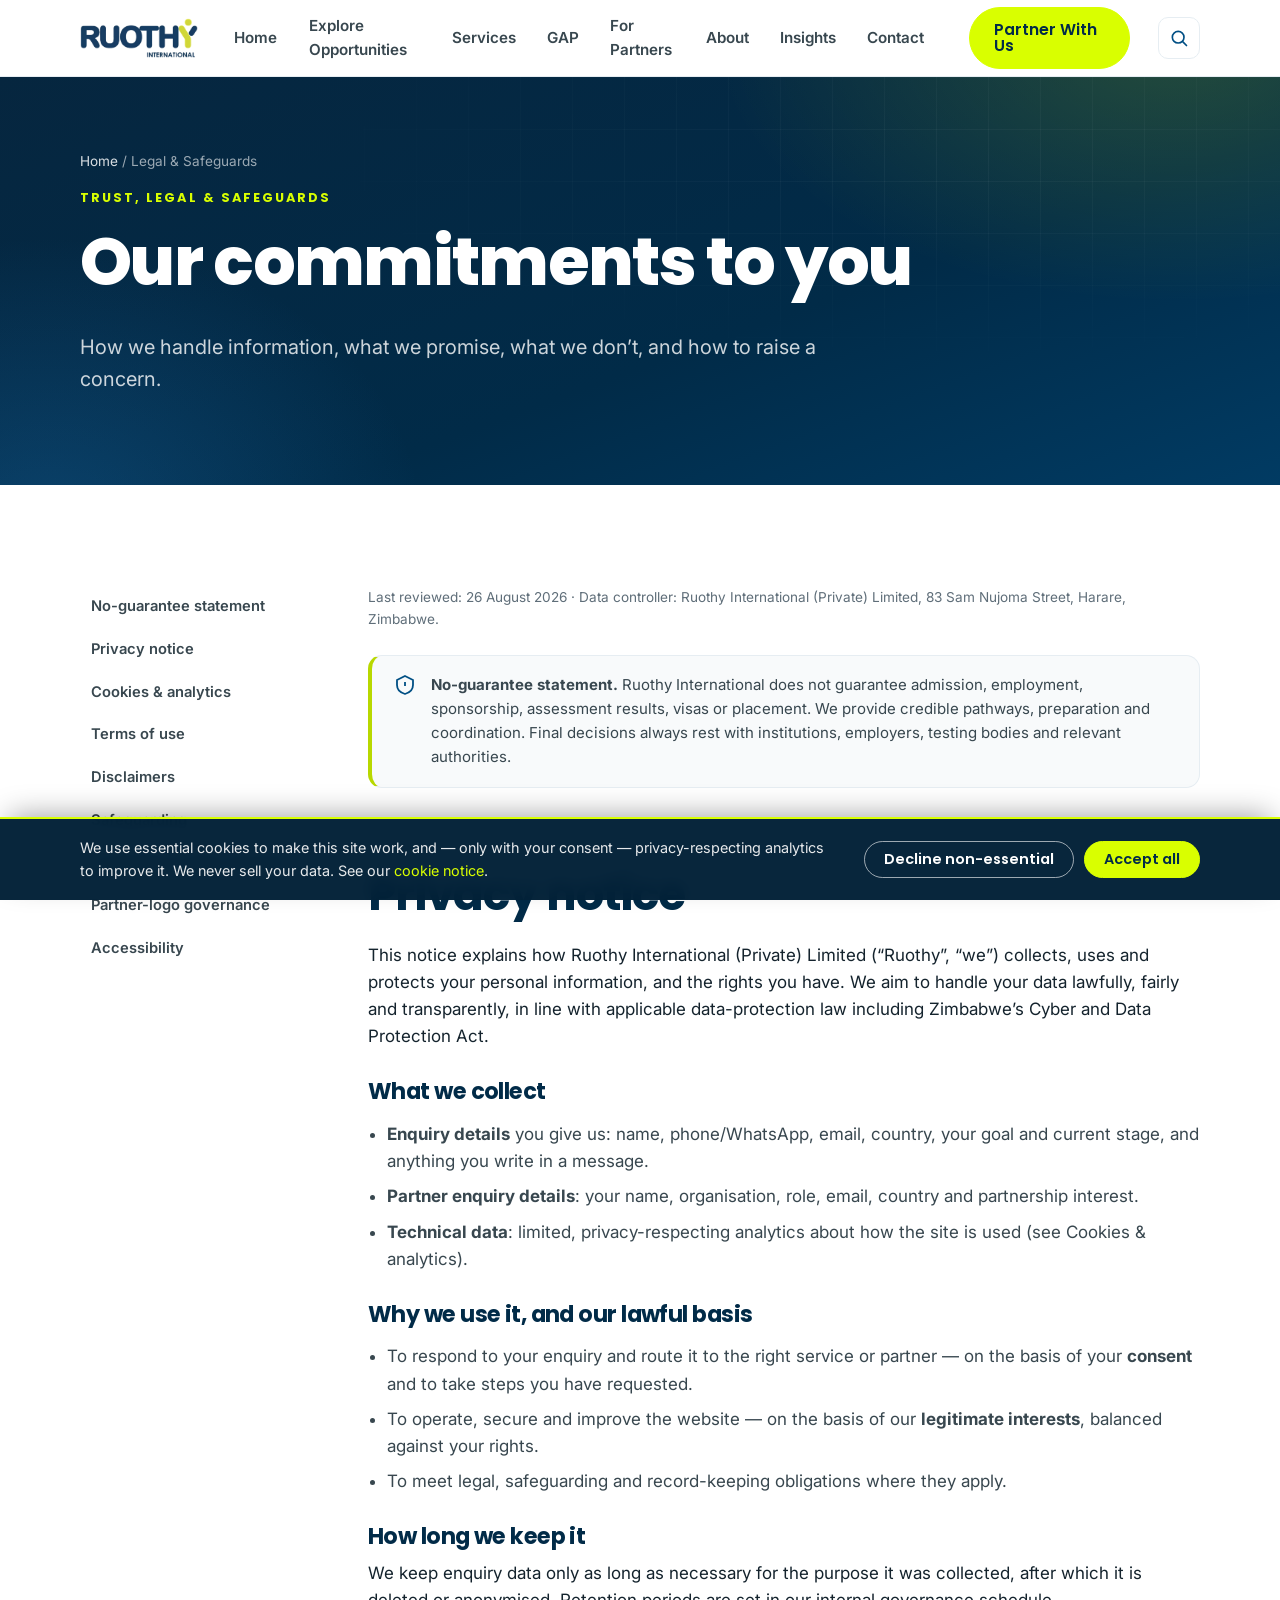
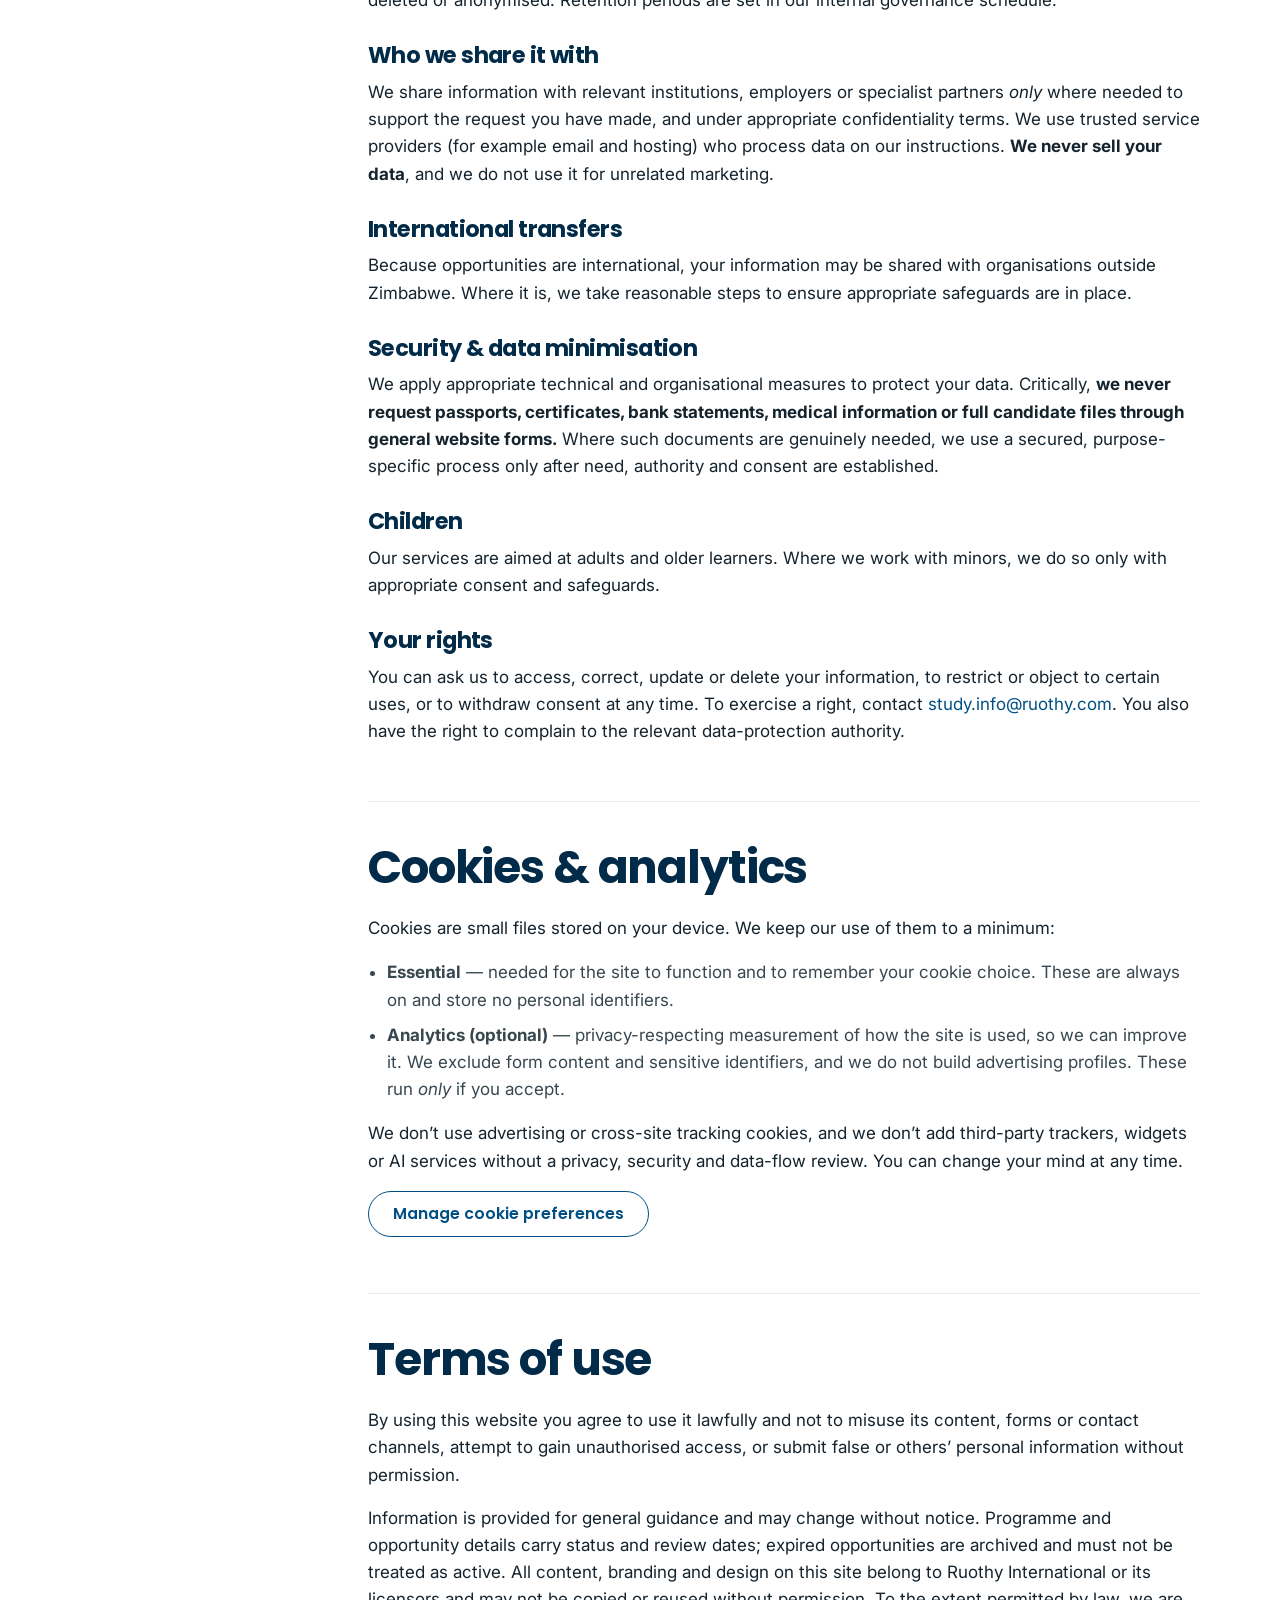
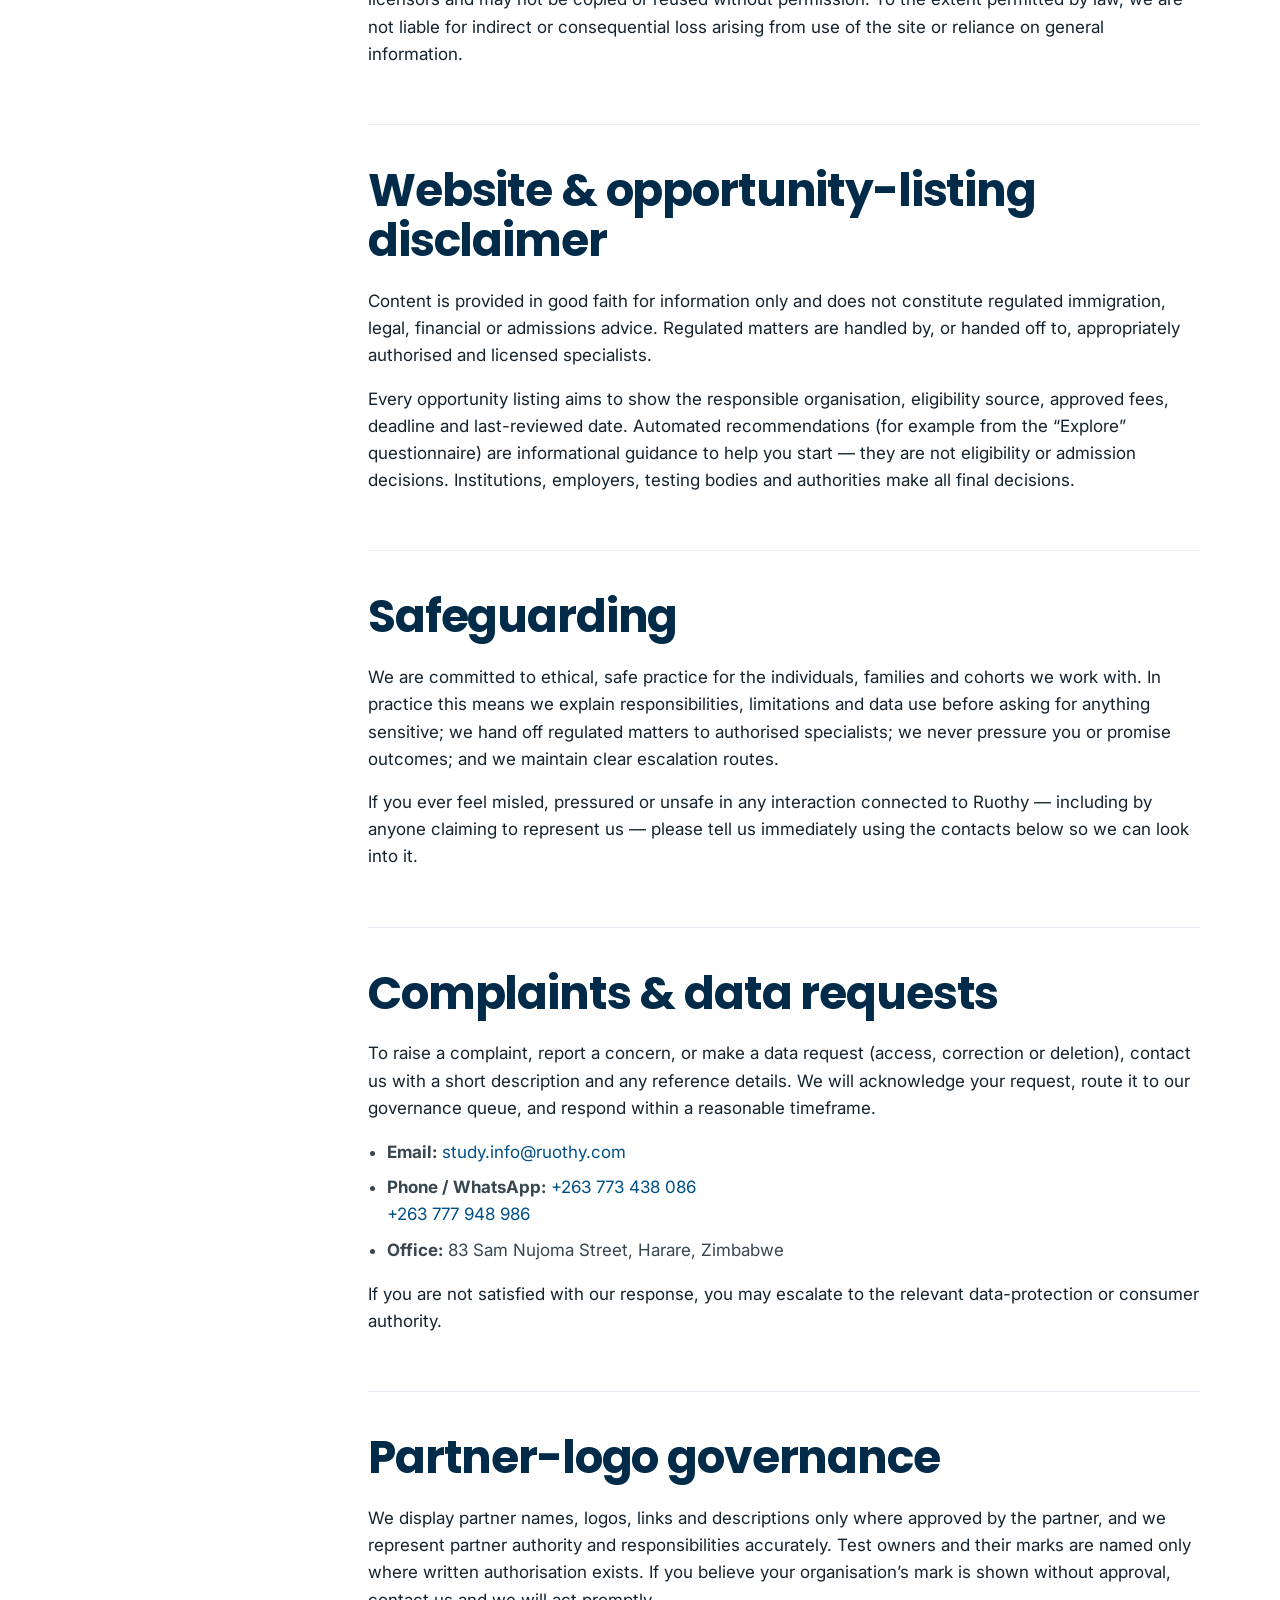
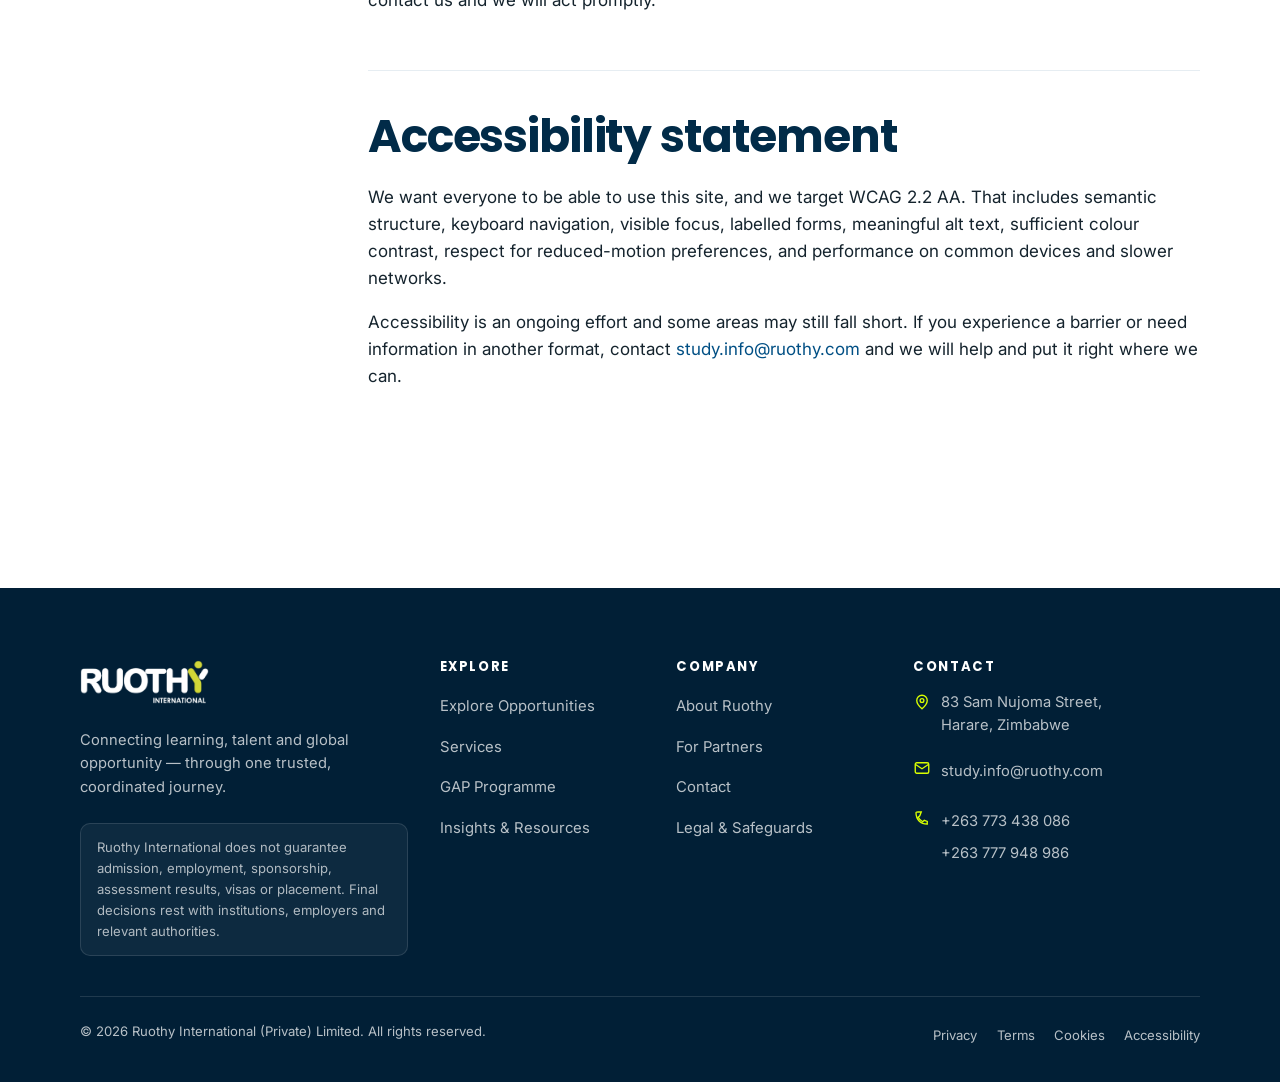
<file: legal.html>
<!doctype html>
<html lang="en">
<head>
<meta charset="utf-8">
<meta name="viewport" content="width=device-width, initial-scale=1">
<title>Legal &amp; Safeguards — Ruothy International</title>
<meta name="description" content="Ruothy International's privacy notice, cookie information, terms of use, disclaimers, safeguarding and complaints, accessibility statement and no-guarantee commitment.">
<link rel="canonical" href="https://www.ruothy.com/legal.html">
<meta name="theme-color" content="#004F84">
<meta name="robots" content="index,follow">
<link rel="icon" href="assets/img/favicon.svg" type="image/svg+xml">
<link rel="icon" href="assets/img/favicon-32.png" sizes="32x32" type="image/png">
<link rel="apple-touch-icon" href="assets/img/apple-touch-icon.png">
<link rel="manifest" href="site.webmanifest">
<link rel="preconnect" href="https://fonts.googleapis.com">
<link rel="preconnect" href="https://fonts.gstatic.com" crossorigin>
<link href="https://fonts.googleapis.com/css2?family=Inter:wght@400;500;600;700&family=Poppins:wght@500;600;700;800&display=swap" rel="stylesheet">
<meta property="og:type" content="website">
<meta property="og:site_name" content="Ruothy International">
<meta property="og:url" content="https://www.ruothy.com/legal.html">
<meta property="og:image" content="https://www.ruothy.com/assets/img/og-image.png">
<meta name="twitter:card" content="summary_large_image">
<meta name="twitter:image" content="https://www.ruothy.com/assets/img/og-image.png">
<link rel="stylesheet" href="assets/css/styles.css">
<style>
  .legal-layout { display:grid; grid-template-columns: 240px 1fr; gap:3rem; align-items:start; }
  .legal-nav { position:sticky; top:96px; }
  .legal-nav ul { list-style:none; padding:0; margin:0; display:grid; gap:.2rem; }
  .legal-nav a { display:block; padding:.5rem .7rem; border-radius:8px; color:var(--grey-700); font-weight:600; font-size:.92rem; }
  .legal-nav a:hover { background:var(--grey-100); color:var(--blue); text-decoration:none; }
  .legal-section { scroll-margin-top: 90px; padding-bottom:2.5rem; margin-bottom:2.5rem; border-bottom:1px solid var(--line); }
  .legal-section:last-child { border-bottom:0; }
  @media (max-width: 820px){ .legal-layout { grid-template-columns:1fr; } .legal-nav { position:static; } }
</style>
<script type="application/ld+json">
{"@context":"https://schema.org","@type":"BreadcrumbList","itemListElement":[{"@type":"ListItem","position":1,"name":"Home","item":"https://www.ruothy.com/"},{"@type":"ListItem","position":2,"name":"Legal & Safeguards","item":"https://www.ruothy.com/legal.html"}]}
</script>
</head>
<body>
<a class="skip-link" href="#main">Skip to content</a>

<header class="site-header">
  <div class="wrap">
    <nav class="nav" data-open="false" aria-label="Primary">
      <a class="brand" href="index.html" aria-label="Ruothy International home"><img class="brand__logo" src="assets/img/ruothy-logo.png" alt="Ruothy International" width="147" height="50"></a>
      <div class="nav__links">
        <a href="index.html">Home</a>
        <a href="explore.html">Explore Opportunities</a>
        <a href="services.html">Services</a>
        <a href="gap.html">GAP</a>
        <a href="partners.html">For Partners</a>
        <a href="about.html">About</a>
        <a href="insights.html">Insights</a>
        <a href="contact.html">Contact</a>
      </div>
      <span class="nav__cta"><a class="btn btn--lime" href="partners.html">Partner With Us</a></span>
      <button class="nav__toggle" type="button" aria-label="Open menu" aria-expanded="false"><svg viewBox="0 0 24 24" fill="none" stroke="currentColor" stroke-width="2.2" stroke-linecap="round"><path d="M3 6h18M3 12h18M3 18h18"/></svg></button>
    </nav>
  </div>
</header>

<main id="main">
  <section class="page-head">
    <div class="wrap">
      <p class="breadcrumb"><a href="index.html">Home</a> / Legal &amp; Safeguards</p>
      <p class="eyebrow eyebrow--light">Trust, legal &amp; safeguards</p>
      <h1>Our commitments to you</h1>
      <p class="lede">How we handle information, what we promise, what we don’t, and how to raise a concern.</p>
    </div>
  </section>

  <section class="section">
    <div class="wrap">
      <div class="legal-layout">
        <nav class="legal-nav" aria-label="On this page">
          <ul>
            <li><a href="#no-guarantee">No-guarantee statement</a></li>
            <li><a href="#privacy">Privacy notice</a></li>
            <li><a href="#cookies">Cookies &amp; analytics</a></li>
            <li><a href="#terms">Terms of use</a></li>
            <li><a href="#disclaimer">Disclaimers</a></li>
            <li><a href="#safeguarding">Safeguarding</a></li>
            <li><a href="#complaints">Complaints &amp; data requests</a></li>
            <li><a href="#partners">Partner-logo governance</a></li>
            <li><a href="#accessibility">Accessibility</a></li>
          </ul>
        </nav>

        <div class="prose" style="max-width:none">
          <p class="muted" style="font-size:.85rem;margin-bottom:1.5rem">Last reviewed: 26 August 2026 · Data controller: Ruothy International (Private) Limited, 83 Sam Nujoma Street, Harare, Zimbabwe.</p>

          <section class="legal-section" id="no-guarantee">
            <div class="notice notice--warn"><svg viewBox="0 0 24 24" fill="none" stroke="currentColor" stroke-width="1.8"><path d="M12 3l8 4v5c0 4.5-3.3 7.7-8 9-4.7-1.3-8-4.5-8-9V7l8-4z"/><path d="M12 9v4M12 16h.01"/></svg><p><b>No-guarantee statement.</b> Ruothy International does not guarantee admission, employment, sponsorship, assessment results, visas or placement. We provide credible pathways, preparation and coordination. Final decisions always rest with institutions, employers, testing bodies and relevant authorities.</p></div>
          </section>

          <section class="legal-section" id="privacy">
            <h2>Privacy notice</h2>
            <p>This notice explains how Ruothy International (Private) Limited (&ldquo;Ruothy&rdquo;, &ldquo;we&rdquo;) collects, uses and protects your personal information, and the rights you have. We aim to handle your data lawfully, fairly and transparently, in line with applicable data-protection law including Zimbabwe&rsquo;s Cyber and Data Protection Act.</p>
            <h3>What we collect</h3>
            <ul>
              <li><b>Enquiry details</b> you give us: name, phone/WhatsApp, email, country, your goal and current stage, and anything you write in a message.</li>
              <li><b>Partner enquiry details</b>: your name, organisation, role, email, country and partnership interest.</li>
              <li><b>Technical data</b>: limited, privacy-respecting analytics about how the site is used (see Cookies &amp; analytics).</li>
            </ul>
            <h3>Why we use it, and our lawful basis</h3>
            <ul>
              <li>To respond to your enquiry and route it to the right service or partner — on the basis of your <b>consent</b> and to take steps you have requested.</li>
              <li>To operate, secure and improve the website — on the basis of our <b>legitimate interests</b>, balanced against your rights.</li>
              <li>To meet legal, safeguarding and record-keeping obligations where they apply.</li>
            </ul>
            <h3>How long we keep it</h3>
            <p>We keep enquiry data only as long as necessary for the purpose it was collected, after which it is deleted or anonymised. Retention periods are set in our internal governance schedule.</p>
            <h3>Who we share it with</h3>
            <p>We share information with relevant institutions, employers or specialist partners <em>only</em> where needed to support the request you have made, and under appropriate confidentiality terms. We use trusted service providers (for example email and hosting) who process data on our instructions. <b>We never sell your data</b>, and we do not use it for unrelated marketing.</p>
            <h3>International transfers</h3>
            <p>Because opportunities are international, your information may be shared with organisations outside Zimbabwe. Where it is, we take reasonable steps to ensure appropriate safeguards are in place.</p>
            <h3>Security &amp; data minimisation</h3>
            <p>We apply appropriate technical and organisational measures to protect your data. Critically, <b>we never request passports, certificates, bank statements, medical information or full candidate files through general website forms.</b> Where such documents are genuinely needed, we use a secured, purpose-specific process only after need, authority and consent are established.</p>
            <h3>Children</h3>
            <p>Our services are aimed at adults and older learners. Where we work with minors, we do so only with appropriate consent and safeguards.</p>
            <h3>Your rights</h3>
            <p>You can ask us to access, correct, update or delete your information, to restrict or object to certain uses, or to withdraw consent at any time. To exercise a right, contact <a href="mailto:study.info@ruothy.com">study.info@ruothy.com</a>. You also have the right to complain to the relevant data-protection authority.</p>
          </section>

          <section class="legal-section" id="cookies">
            <h2>Cookies &amp; analytics</h2>
            <p>Cookies are small files stored on your device. We keep our use of them to a minimum:</p>
            <ul>
              <li><b>Essential</b> — needed for the site to function and to remember your cookie choice. These are always on and store no personal identifiers.</li>
              <li><b>Analytics (optional)</b> — privacy-respecting measurement of how the site is used, so we can improve it. We exclude form content and sensitive identifiers, and we do not build advertising profiles. These run <em>only</em> if you accept.</li>
            </ul>
            <p>We don&rsquo;t use advertising or cross-site tracking cookies, and we don&rsquo;t add third-party trackers, widgets or AI services without a privacy, security and data-flow review. You can change your mind at any time.</p>
            <p><button type="button" class="btn btn--ghost" data-cookie-prefs>Manage cookie preferences</button></p>
          </section>

          <section class="legal-section" id="terms">
            <h2>Terms of use</h2>
            <p>By using this website you agree to use it lawfully and not to misuse its content, forms or contact channels, attempt to gain unauthorised access, or submit false or others&rsquo; personal information without permission.</p>
            <p>Information is provided for general guidance and may change without notice. Programme and opportunity details carry status and review dates; expired opportunities are archived and must not be treated as active. All content, branding and design on this site belong to Ruothy International or its licensors and may not be copied or reused without permission. To the extent permitted by law, we are not liable for indirect or consequential loss arising from use of the site or reliance on general information.</p>
          </section>

          <section class="legal-section" id="disclaimer">
            <h2>Website &amp; opportunity-listing disclaimer</h2>
            <p>Content is provided in good faith for information only and does not constitute regulated immigration, legal, financial or admissions advice. Regulated matters are handled by, or handed off to, appropriately authorised and licensed specialists.</p>
            <p>Every opportunity listing aims to show the responsible organisation, eligibility source, approved fees, deadline and last-reviewed date. Automated recommendations (for example from the &ldquo;Explore&rdquo; questionnaire) are informational guidance to help you start — they are not eligibility or admission decisions. Institutions, employers, testing bodies and authorities make all final decisions.</p>
          </section>

          <section class="legal-section" id="safeguarding">
            <h2>Safeguarding</h2>
            <p>We are committed to ethical, safe practice for the individuals, families and cohorts we work with. In practice this means we explain responsibilities, limitations and data use before asking for anything sensitive; we hand off regulated matters to authorised specialists; we never pressure you or promise outcomes; and we maintain clear escalation routes.</p>
            <p>If you ever feel misled, pressured or unsafe in any interaction connected to Ruothy — including by anyone claiming to represent us — please tell us immediately using the contacts below so we can look into it.</p>
          </section>

          <section class="legal-section" id="complaints">
            <h2>Complaints &amp; data requests</h2>
            <p>To raise a complaint, report a concern, or make a data request (access, correction or deletion), contact us with a short description and any reference details. We will acknowledge your request, route it to our governance queue, and respond within a reasonable timeframe.</p>
            <ul>
              <li><b>Email:</b> <a href="mailto:study.info@ruothy.com">study.info@ruothy.com</a></li>
              <li><b>Phone / WhatsApp:</b> <span><a href="tel:+263773438086">+263 773 438 086</a><br><a href="tel:+263777948986">+263 777 948 986</a></span></li>
              <li><b>Office:</b> 83 Sam Nujoma Street, Harare, Zimbabwe</li>
            </ul>
            <p>If you are not satisfied with our response, you may escalate to the relevant data-protection or consumer authority.</p>
          </section>

          <section class="legal-section" id="partners">
            <h2>Partner-logo governance</h2>
            <p>We display partner names, logos, links and descriptions only where approved by the partner, and we represent partner authority and responsibilities accurately. Test owners and their marks are named only where written authorisation exists. If you believe your organisation&rsquo;s mark is shown without approval, contact us and we will act promptly.</p>
          </section>

          <section class="legal-section" id="accessibility">
            <h2>Accessibility statement</h2>
            <p>We want everyone to be able to use this site, and we target WCAG 2.2 AA. That includes semantic structure, keyboard navigation, visible focus, labelled forms, meaningful alt text, sufficient colour contrast, respect for reduced-motion preferences, and performance on common devices and slower networks.</p>
            <p>Accessibility is an ongoing effort and some areas may still fall short. If you experience a barrier or need information in another format, contact <a href="mailto:study.info@ruothy.com">study.info@ruothy.com</a> and we will help and put it right where we can.</p>
          </section>
        </div>
      </div>
    </div>
  </section>
</main>

<footer class="site-footer">
  <div class="wrap">
    <div class="footer__grid">
      <div class="footer__brand"><a class="brand" href="index.html" aria-label="Ruothy International home"><img class="brand__logo" src="assets/img/ruothy-logo-white.png" alt="Ruothy International" width="147" height="50"></a>
        <p>Connecting learning, talent and global opportunity — through one trusted, coordinated journey.</p>
        <div class="no-guarantee">Ruothy International does not guarantee admission, employment, sponsorship, assessment results, visas or placement. Final decisions rest with institutions, employers and relevant authorities.</div>
      </div>
      <div class="footer__col"><h4>Explore</h4><ul><li><a href="explore.html">Explore Opportunities</a></li><li><a href="services.html">Services</a></li><li><a href="gap.html">GAP Programme</a></li><li><a href="insights.html">Insights &amp; Resources</a></li></ul></div>
      <div class="footer__col"><h4>Company</h4><ul><li><a href="about.html">About Ruothy</a></li><li><a href="partners.html">For Partners</a></li><li><a href="contact.html">Contact</a></li><li><a href="legal.html">Legal &amp; Safeguards</a></li></ul></div>
      <div class="footer__col"><h4>Contact</h4><ul class="footer__contact"><li><svg viewBox="0 0 24 24" fill="none" stroke="currentColor" stroke-width="1.8"><path d="M12 21s-7-6-7-11a7 7 0 0 1 14 0c0 5-7 11-7 11z"/><circle cx="12" cy="10" r="2.5"/></svg><span>83 Sam Nujoma Street,<br>Harare, Zimbabwe</span></li><li><svg viewBox="0 0 24 24" fill="none" stroke="currentColor" stroke-width="1.8"><rect x="3" y="5" width="18" height="14" rx="2"/><path d="M3 7l9 6 9-6"/></svg><a href="mailto:study.info@ruothy.com">study.info@ruothy.com</a></li><li><svg viewBox="0 0 24 24" fill="none" stroke="currentColor" stroke-width="1.8"><path d="M4 5c0 9 6 15 15 15l0-3.5-4-1.5-2 2c-2.5-1.3-4.7-3.5-6-6l2-2L11 4H7.5C5.6 4 4 3.9 4 5z"/></svg><span><a href="tel:+263773438086">+263 773 438 086</a><br><a href="tel:+263777948986">+263 777 948 986</a></span></li></ul></div>
    </div>
    <div class="footer__bottom"><span>© <span data-year>2026</span> Ruothy International (Private) Limited. All rights reserved.</span><span class="footer__bottom-links"><a href="legal.html#privacy">Privacy</a><a href="legal.html#terms">Terms</a><a href="legal.html#cookies">Cookies</a><a href="legal.html#accessibility">Accessibility</a></span></div>
  </div>
</footer>

<script src="assets/js/main.js" defer></script>
</body>
</html>
</file>
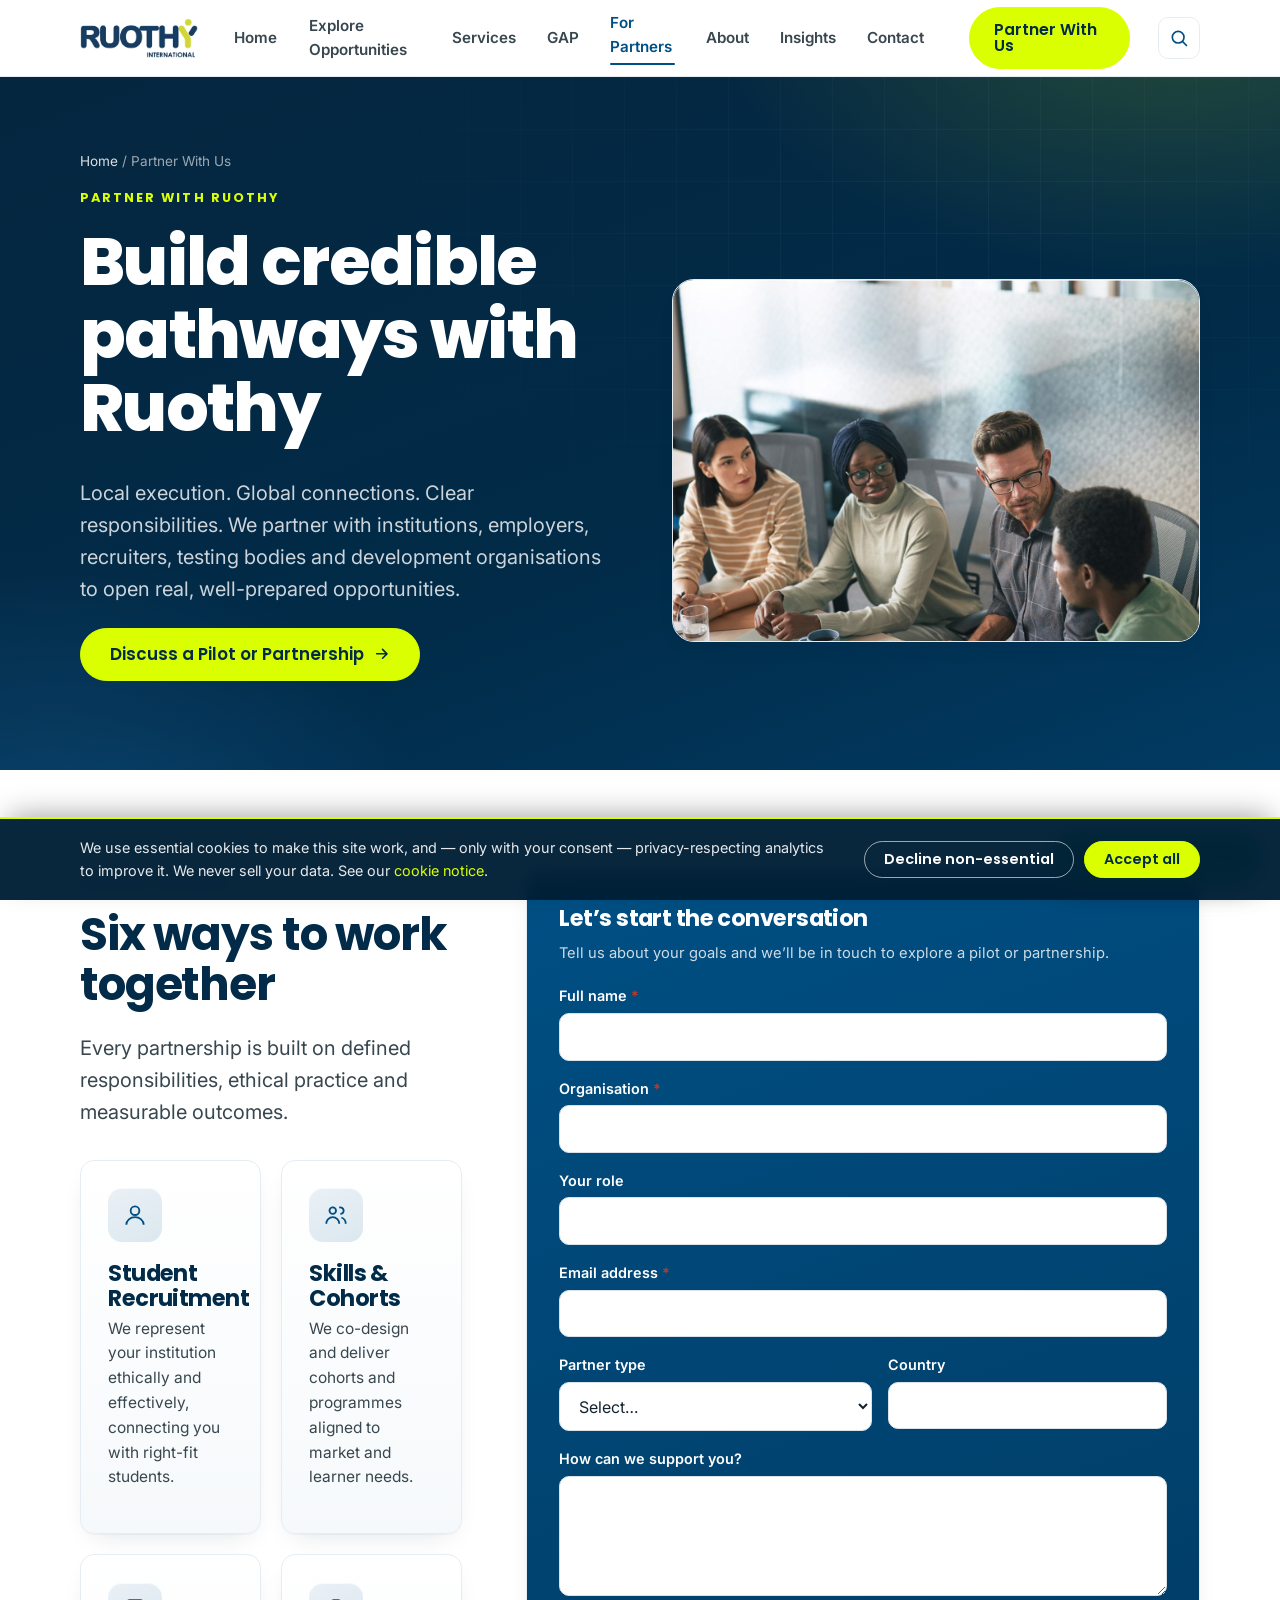
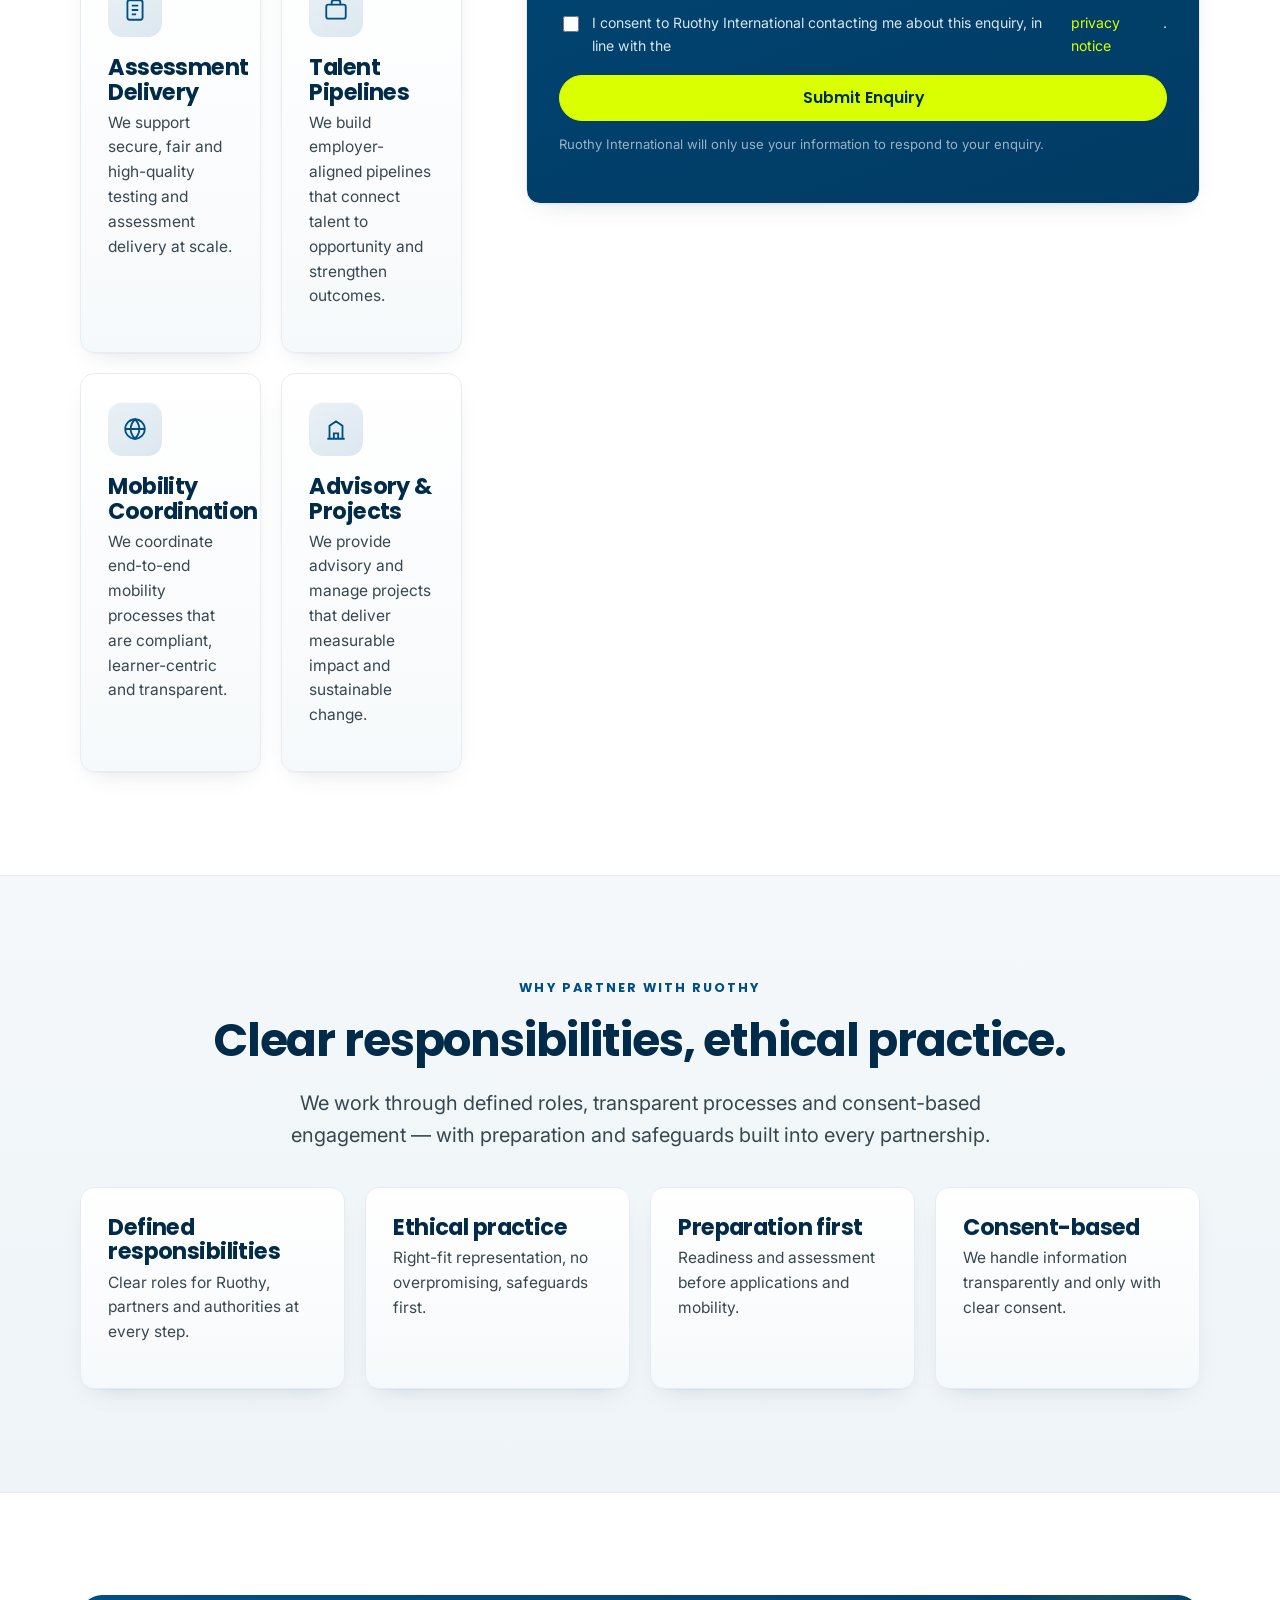
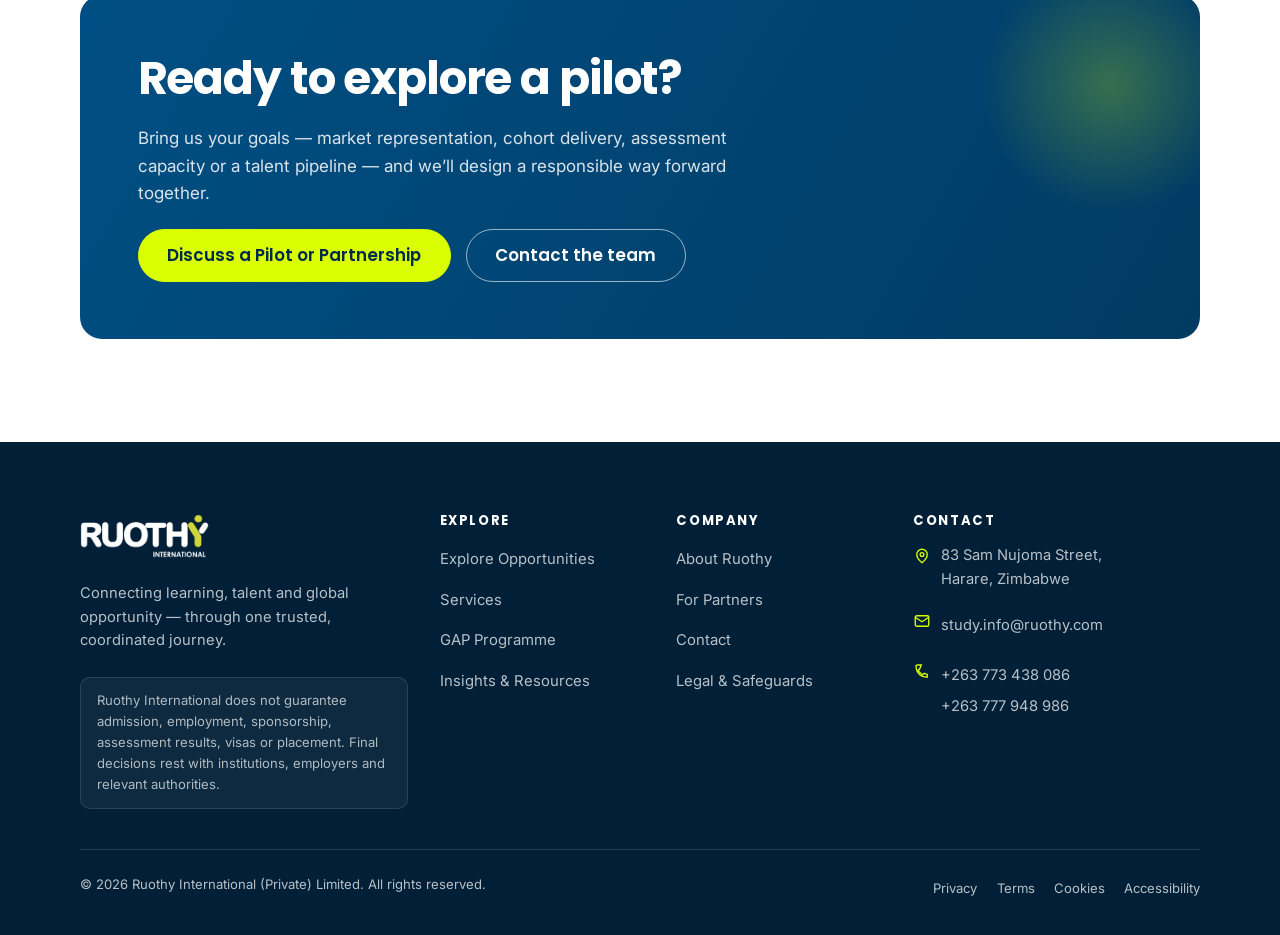
<file: partners.html>
<!doctype html>
<html lang="en">
<head>
<meta charset="utf-8">
<meta name="viewport" content="width=device-width, initial-scale=1">
<title>Partner With Ruothy — Build credible pathways</title>
<meta name="description" content="Institutions, employers, recruiters, testing bodies and development partners work with Ruothy International through defined responsibilities and clear outcomes. Discuss a pilot or partnership.">
<link rel="canonical" href="https://www.ruothy.com/partners.html">
<meta name="theme-color" content="#004F84">
<meta property="og:type" content="website">
<meta property="og:title" content="Partner With Ruothy — Build credible pathways">
<meta property="og:description" content="Local execution. Global connections. Clear responsibilities.">
<meta property="og:url" content="https://www.ruothy.com/partners.html">
<link rel="icon" href="assets/img/favicon.svg" type="image/svg+xml">
<link rel="icon" href="assets/img/favicon-32.png" sizes="32x32" type="image/png">
<link rel="apple-touch-icon" href="assets/img/apple-touch-icon.png">
<link rel="manifest" href="site.webmanifest">
<link rel="preconnect" href="https://fonts.googleapis.com">
<link rel="preconnect" href="https://fonts.gstatic.com" crossorigin>
<link href="https://fonts.googleapis.com/css2?family=Inter:wght@400;500;600;700&family=Poppins:wght@500;600;700;800&display=swap" rel="stylesheet">
<meta property="og:type" content="website">
<meta property="og:site_name" content="Ruothy International">
<meta property="og:url" content="https://www.ruothy.com/partners.html">
<meta property="og:image" content="https://www.ruothy.com/assets/img/og-image.png">
<meta name="twitter:card" content="summary_large_image">
<meta name="twitter:image" content="https://www.ruothy.com/assets/img/og-image.png">
<link rel="stylesheet" href="assets/css/styles.css">
<script type="application/ld+json">
{"@context":"https://schema.org","@type":"BreadcrumbList","itemListElement":[{"@type":"ListItem","position":1,"name":"Home","item":"https://www.ruothy.com/"},{"@type":"ListItem","position":2,"name":"For Partners","item":"https://www.ruothy.com/partners.html"}]}
</script>
</head>
<body>
<a class="skip-link" href="#main">Skip to content</a>

<header class="site-header">
  <div class="wrap">
    <nav class="nav" data-open="false" aria-label="Primary">
      <a class="brand" href="index.html" aria-label="Ruothy International home"><img class="brand__logo" src="assets/img/ruothy-logo.png" alt="Ruothy International" width="147" height="50"></a>
      <div class="nav__links">
        <a href="index.html">Home</a>
        <a href="explore.html">Explore Opportunities</a>
        <a href="services.html">Services</a>
        <a href="gap.html">GAP</a>
        <a href="partners.html" aria-current="page">For Partners</a>
        <a href="about.html">About</a>
        <a href="insights.html">Insights</a>
        <a href="contact.html">Contact</a>
      </div>
      <span class="nav__cta"><a class="btn btn--lime" href="#enquiry">Partner With Us</a></span>
      <button class="nav__toggle" type="button" aria-label="Open menu" aria-expanded="false" aria-controls="primary-menu"><svg viewBox="0 0 24 24" fill="none" stroke="currentColor" stroke-width="2.2" stroke-linecap="round"><path d="M3 6h18M3 12h18M3 18h18"/></svg></button>
    </nav>
  </div>
</header>

<main id="main">

  <!-- Page hero -->
  <section class="page-head">
    <div class="wrap">
      <p class="breadcrumb"><a href="index.html">Home</a> / Partner With Us</p>
      <p class="eyebrow eyebrow--light">Partner With Ruothy</p>
      <div class="split" style="align-items:center">
        <div>
          <h1>Build credible pathways with Ruothy</h1>
          <p class="lede">Local execution. Global connections. Clear responsibilities. We partner with institutions, employers, recruiters, testing bodies and development organisations to open real, well-prepared opportunities.</p>
          <p style="margin-top:1.4rem"><a class="btn btn--lime btn--lg" href="#enquiry">Discuss a Pilot or Partnership
            <svg viewBox="0 0 24 24" fill="none" stroke="currentColor" stroke-width="2.2" stroke-linecap="round" stroke-linejoin="round"><path d="M5 12h14M13 6l6 6-6 6"/></svg></a></p>
        </div>
        <div class="media-frame" style="aspect-ratio:16/11;background:linear-gradient(150deg,#0d4f80,#012b48)">
          <img src="assets/img/partners-team.jpg" alt="Partners collaborating in a meeting" loading="lazy" decoding="async" width="1280" height="1024">
        </div>
      </div>
    </div>
  </section>

  <!-- How we partner -->
  <section class="section" aria-labelledby="how-h">
    <div class="wrap">
      <div class="split split--aside">
        <div>
          <p class="eyebrow">How we partner</p>
          <h2 id="how-h">Six ways to work together</h2>
          <p class="lede" style="margin-bottom:2rem">Every partnership is built on defined responsibilities, ethical practice and measurable outcomes.</p>
          <div class="grid grid--2 reveal">
            <div class="card"><span class="card__ico"><svg viewBox="0 0 24 24" fill="none" stroke="currentColor" stroke-width="1.7"><circle cx="12" cy="8" r="4"/><path d="M4 21c0-4 3.6-7 8-7s8 3 8 7"/></svg></span><h3>Student Recruitment</h3><p>We represent your institution ethically and effectively, connecting you with right-fit students.</p></div>
            <div class="card"><span class="card__ico"><svg viewBox="0 0 24 24" fill="none" stroke="currentColor" stroke-width="1.7"><circle cx="9" cy="8" r="3"/><path d="M3 20c0-3.3 2.7-6 6-6s6 2.7 6 6"/><path d="M16 11a3 3 0 1 0-1-5.8"/><path d="M21 20c0-2.6-1.6-4.8-4-5.7"/></svg></span><h3>Skills &amp; Cohorts</h3><p>We co-design and deliver cohorts and programmes aligned to market and learner needs.</p></div>
            <div class="card"><span class="card__ico"><svg viewBox="0 0 24 24" fill="none" stroke="currentColor" stroke-width="1.7"><rect x="5" y="3" width="14" height="18" rx="2"/><path d="M9 8h6M9 12h6M9 16h4"/></svg></span><h3>Assessment Delivery</h3><p>We support secure, fair and high-quality testing and assessment delivery at scale.</p></div>
            <div class="card"><span class="card__ico"><svg viewBox="0 0 24 24" fill="none" stroke="currentColor" stroke-width="1.7"><rect x="3" y="7" width="18" height="13" rx="2"/><path d="M8 7V5a2 2 0 0 1 2-2h4a2 2 0 0 1 2 2v2"/></svg></span><h3>Talent Pipelines</h3><p>We build employer-aligned pipelines that connect talent to opportunity and strengthen outcomes.</p></div>
            <div class="card"><span class="card__ico"><svg viewBox="0 0 24 24" fill="none" stroke="currentColor" stroke-width="1.7"><circle cx="12" cy="12" r="9"/><path d="M3 12h18M12 3c2.5 2.5 4 5.6 4 9s-1.5 6.5-4 9c-2.5-2.5-4-5.6-4-9s1.5-6.5 4-9z"/></svg></span><h3>Mobility Coordination</h3><p>We coordinate end-to-end mobility processes that are compliant, learner-centric and transparent.</p></div>
            <div class="card"><span class="card__ico"><svg viewBox="0 0 24 24" fill="none" stroke="currentColor" stroke-width="1.7"><path d="M4 21h16M6 21V9l6-4 6 4v12M10 21v-5h4v5"/></svg></span><h3>Advisory &amp; Projects</h3><p>We provide advisory and manage projects that deliver measurable impact and sustainable change.</p></div>
          </div>
        </div>

        <!-- Enquiry form -->
        <aside id="enquiry">
          <form class="form-card" method="post" style="background:linear-gradient(160deg,#004F84,#013b63);color:#fff">
            <h3 style="color:#fff">Let’s start the conversation</h3>
            <p style="color:rgba(255,255,255,.8);font-size:.92rem;margin-bottom:1.2rem">Tell us about your goals and we’ll be in touch to explore a pilot or partnership.</p>
            <div class="field"><label for="p-name" style="color:#fff">Full name <span class="req">*</span></label><input id="p-name" name="name" type="text" required autocomplete="name"></div>
            <div class="field"><label for="p-org" style="color:#fff">Organisation <span class="req">*</span></label><input id="p-org" name="organisation" type="text" required></div>
            <div class="field"><label for="p-role" style="color:#fff">Your role</label><input id="p-role" name="role" type="text"></div>
            <div class="field"><label for="p-email" style="color:#fff">Email address <span class="req">*</span></label><input id="p-email" name="email" type="email" required autocomplete="email"></div>
            <div class="form-grid">
              <div class="field"><label for="p-type" style="color:#fff">Partner type</label>
                <select id="p-type" name="partner_type">
                  <option value="">Select…</option>
                  <option>Education institution</option>
                  <option>Employer / recruiter</option>
                  <option>Testing / assessment body</option>
                  <option>Government / development partner</option>
                  <option>Other</option>
                </select>
              </div>
              <div class="field"><label for="p-country" style="color:#fff">Country</label><input id="p-country" name="country" type="text"></div>
            </div>
            <div class="field"><label for="p-need" style="color:#fff">How can we support you?</label><textarea id="p-need" name="need" rows="3"></textarea></div>
            <label class="consent" style="color:rgba(255,255,255,.85)"><input type="checkbox" name="consent" required> I consent to Ruothy International contacting me about this enquiry, in line with the <a href="legal.html#privacy" style="color:var(--lime)">privacy notice</a>.</label>
            <button class="btn btn--lime btn--block" type="submit" style="margin-top:1.1rem">Submit Enquiry</button>
            <div class="form-status" role="status"></div>
            <p class="form-note" style="color:rgba(255,255,255,.6)">Ruothy International will only use your information to respond to your enquiry.</p>
          </form>
        </aside>
      </div>
    </div>
  </section>

  <!-- Why partner -->
  <section class="section section--grey">
    <div class="wrap center">
      <p class="eyebrow">Why partner with Ruothy</p>
      <h2>Clear responsibilities, ethical practice.</h2>
      <p class="lede" style="margin-inline:auto">We work through defined roles, transparent processes and consent-based engagement — with preparation and safeguards built into every partnership.</p>
    </div>
    <!-- Verified organisational information (track record, reach, measurable outcomes) to be added here once confirmed. -->
    <div class="wrap" style="margin-top:2.2rem">
      <div class="grid grid--4 reveal">
        <div class="card"><h3>Defined responsibilities</h3><p>Clear roles for Ruothy, partners and authorities at every step.</p></div>
        <div class="card"><h3>Ethical practice</h3><p>Right-fit representation, no overpromising, safeguards first.</p></div>
        <div class="card"><h3>Preparation first</h3><p>Readiness and assessment before applications and mobility.</p></div>
        <div class="card"><h3>Consent-based</h3><p>We handle information transparently and only with clear consent.</p></div>
      </div>
    </div>
  </section>

  <!-- Final CTA -->
  <section class="section">
    <div class="wrap">
      <div class="cta-band reveal">
        <h2>Ready to explore a pilot?</h2>
        <p>Bring us your goals — market representation, cohort delivery, assessment capacity or a talent pipeline — and we’ll design a responsible way forward together.</p>
        <div class="hero__actions" style="margin-top:1.4rem">
          <a class="btn btn--lime btn--lg" href="#enquiry">Discuss a Pilot or Partnership</a>
          <a class="btn btn--ghost-light btn--lg" href="contact.html">Contact the team</a>
        </div>
      </div>
    </div>
  </section>

</main>

<footer class="site-footer">
  <div class="wrap">
    <div class="footer__grid">
      <div class="footer__brand">
        <a class="brand" href="index.html" aria-label="Ruothy International home"><img class="brand__logo" src="assets/img/ruothy-logo-white.png" alt="Ruothy International" width="147" height="50"></a>
        <p>Connecting learning, talent and global opportunity — through one trusted, coordinated journey.</p>
        <div class="no-guarantee">Ruothy International does not guarantee admission, employment, sponsorship, assessment results, visas or placement. Final decisions rest with institutions, employers and relevant authorities.</div>
      </div>
      <div class="footer__col"><h4>Explore</h4><ul><li><a href="explore.html">Explore Opportunities</a></li><li><a href="services.html">Services</a></li><li><a href="gap.html">GAP Programme</a></li><li><a href="insights.html">Insights &amp; Resources</a></li></ul></div>
      <div class="footer__col"><h4>Company</h4><ul><li><a href="about.html">About Ruothy</a></li><li><a href="partners.html">For Partners</a></li><li><a href="contact.html">Contact</a></li><li><a href="legal.html">Legal &amp; Safeguards</a></li></ul></div>
      <div class="footer__col"><h4>Contact</h4>
        <ul class="footer__contact">
          <li><svg viewBox="0 0 24 24" fill="none" stroke="currentColor" stroke-width="1.8"><path d="M12 21s-7-6-7-11a7 7 0 0 1 14 0c0 5-7 11-7 11z"/><circle cx="12" cy="10" r="2.5"/></svg><span>83 Sam Nujoma Street,<br>Harare, Zimbabwe</span></li>
          <li><svg viewBox="0 0 24 24" fill="none" stroke="currentColor" stroke-width="1.8"><rect x="3" y="5" width="18" height="14" rx="2"/><path d="M3 7l9 6 9-6"/></svg><a href="mailto:study.info@ruothy.com">study.info@ruothy.com</a></li>
          <li><svg viewBox="0 0 24 24" fill="none" stroke="currentColor" stroke-width="1.8"><path d="M4 5c0 9 6 15 15 15l0-3.5-4-1.5-2 2c-2.5-1.3-4.7-3.5-6-6l2-2L11 4H7.5C5.6 4 4 3.9 4 5z"/></svg><span><a href="tel:+263773438086">+263 773 438 086</a><br><a href="tel:+263777948986">+263 777 948 986</a></span></li>
        </ul>
      </div>
    </div>
    <div class="footer__bottom">
      <span>© <span data-year>2026</span> Ruothy International (Private) Limited. All rights reserved.</span>
      <span class="footer__bottom-links"><a href="legal.html#privacy">Privacy</a><a href="legal.html#terms">Terms</a><a href="legal.html#cookies">Cookies</a><a href="legal.html#accessibility">Accessibility</a></span>
    </div>
  </div>
</footer>

<a class="wa-float" href="https://wa.me/263773438086?text=Hi%20Ruothy%2C%20I%27d%20like%20to%20discuss%20a%20partnership." target="_blank" rel="noopener" aria-label="Chat with Ruothy on WhatsApp">
  <svg viewBox="0 0 24 24" fill="currentColor" aria-hidden="true"><path d="M12 2a10 10 0 0 0-8.5 15.3L2 22l4.8-1.5A10 10 0 1 0 12 2zm5.3 14.1c-.2.6-1.3 1.2-1.8 1.2-.5.1-1 .2-3.3-.7-2.8-1.1-4.5-3.9-4.7-4.1-.1-.2-1-1.4-1-2.6s.6-1.8.9-2.1c.2-.2.5-.3.7-.3h.5c.2 0 .4 0 .6.5l.8 2c.1.2.1.3 0 .5l-.4.6c-.2.2-.3.4-.1.6.2.4.9 1.4 1.9 2.3 1.2 1 1.9 1.3 2.2 1.1.2-.2.6-.7.8-1 .2-.2.3-.2.6-.1l1.9.9c.3.2.5.2.5.4.1.2.1.6-.1 1.1z"/></svg>
  <span>Chat on WhatsApp</span>
</a>

<script src="assets/js/main.js" defer></script>
</body>
</html>
</file>
<file: assets/css/styles.css>
/* ============================================================
   Ruothy International — Web Design System
   Connecting learning, talent and global opportunity.
   ============================================================ */

/* ---------- Design tokens ---------- */
:root {
  /* Brand */
  --blue: #004F84;          /* Ruothy blue — nav, headings, buttons, trust */
  --blue-700: #013b63;
  --blue-900: #012b48;
  --navy: #011f36;          /* deep navy backgrounds */
  --lime: #d9ff00;          /* accent — highlights, active states, markers */
  --lime-600: #b8d800;

  /* Neutrals */
  --white: #ffffff;
  --grey-50: #f8fafb;
  --grey-100: #f2f2f2;      /* light grey (brief) */
  --grey-150: #eef3f6;
  --grey-200: #d9e2e8;
  --grey-300: #c3ced6;
  --grey-500: #5f6e79;      /* AA-compliant on white & light-grey (>=4.5:1) */
  --grey-700: #38474f;
  --ink: #14232d;           /* body text */

  /* Semantic */
  --line: #e6edf2;
  --card-shadow: 0 1px 1px rgba(1, 31, 54, .03), 0 10px 26px -14px rgba(1, 31, 54, .18);
  --card-shadow-hover: 0 2px 6px rgba(1, 31, 54, .06), 0 26px 50px -18px rgba(1, 31, 54, .32);
  --glow-lime: 0 0 0 1px rgba(217,255,0,.35), 0 14px 40px -12px rgba(184,216,0,.45);

  /* Gradients */
  --grad-blue: linear-gradient(135deg, #0a63a3 0%, #004F84 55%, #013b63 100%);
  --grad-navy: linear-gradient(160deg, #06263f 0%, #012b48 60%, #013b63 100%);
  --grad-surface: linear-gradient(180deg, #ffffff 0%, #f6f9fb 100%);

  /* Type */
  --font: "Inter", system-ui, -apple-system, "Segoe UI", Roboto, Helvetica, Arial, sans-serif;
  --font-display: "Poppins", "Inter", system-ui, -apple-system, "Segoe UI", Roboto, Helvetica, Arial, sans-serif;

  /* Layout */
  --wrap: 1200px;
  --radius: 14px;
  --radius-sm: 10px;
  --radius-lg: 22px;
  --gutter: clamp(1.25rem, 4vw, 2.5rem);
  --header-h: 76px;

  --ease: cubic-bezier(.2, .7, .2, 1);
}

/* ---------- Reset ---------- */
*, *::before, *::after { box-sizing: border-box; }
html { -webkit-text-size-adjust: 100%; scroll-behavior: smooth; }
@media (prefers-reduced-motion: reduce) {
  html { scroll-behavior: auto; }
  *, *::before, *::after { animation-duration: .001ms !important; transition-duration: .001ms !important; }
}
body {
  margin: 0;
  font-family: var(--font);
  color: var(--ink);
  background: var(--white);
  font-size: 17px;
  line-height: 1.6;
  -webkit-font-smoothing: antialiased;
  text-rendering: optimizeLegibility;
}
img, svg, video { max-width: 100%; display: block; }
a { color: var(--blue); text-decoration: none; }
a:hover { text-decoration: underline; }
button { font-family: inherit; }
h1, h2, h3, h4 { font-family: var(--font-display); color: var(--blue-900); line-height: 1.1; letter-spacing: -.025em; margin: 0 0 .5em; font-weight: 700; }
h1 { font-size: clamp(2.5rem, 5.6vw, 4.15rem); font-weight: 800; }
h2 { font-size: clamp(1.9rem, 3.8vw, 2.85rem); }
h3 { font-size: clamp(1.15rem, 2vw, 1.4rem); font-weight: 700; }
p { margin: 0 0 1rem; }
:focus-visible { outline: 3px solid var(--blue); outline-offset: 2px; border-radius: 4px; }

/* ---------- Utilities ---------- */
.wrap { width: 100%; max-width: var(--wrap); margin-inline: auto; padding-inline: var(--gutter); }
.section { padding-block: clamp(4rem, 8vw, 7.5rem); }
.section--tight { padding-block: clamp(2.5rem, 5vw, 4rem); }
.eyebrow {
  font-family: var(--font-display);
  font-size: .8rem; font-weight: 700; letter-spacing: .16em; text-transform: uppercase;
  color: var(--blue); margin: 0 0 1rem;   /* AA on light backgrounds (lime fails on white) */
}
.eyebrow--light { color: var(--lime); }   /* on dark/navy sections, where lime has strong contrast */
.lede { font-size: clamp(1.05rem, 1.6vw, 1.25rem); color: var(--grey-700); max-width: 60ch; }
.center { text-align: center; }
.center .lede { margin-inline: auto; }
.muted { color: var(--grey-500); }
.mt-0 { margin-top: 0; } .mb-0 { margin-bottom: 0; }
.sr-only {
  position: absolute; width: 1px; height: 1px; padding: 0; margin: -1px;
  overflow: hidden; clip: rect(0,0,0,0); white-space: nowrap; border: 0;
}
.skip-link {
  position: absolute; left: 1rem; top: -60px; z-index: 200;
  background: var(--blue); color: #fff; padding: .7rem 1.1rem; border-radius: 0 0 8px 8px;
  transition: top .2s var(--ease);
}
.skip-link:focus { top: 0; text-decoration: none; }

/* ---------- Buttons ---------- */
.btn {
  --bg: var(--blue); --fg: #fff; --bd: var(--blue);
  display: inline-flex; align-items: center; gap: .55rem;
  padding: .9rem 1.5rem; border-radius: 999px; border: 1.5px solid var(--bd);
  background: var(--bg); color: var(--fg); font-family: var(--font-display); font-weight: 600; font-size: .98rem;
  cursor: pointer; transition: transform .15s var(--ease), box-shadow .2s var(--ease), background .2s var(--ease);
  text-decoration: none; line-height: 1;
}
.btn:hover { text-decoration: none; transform: translateY(-2px); box-shadow: 0 10px 22px -8px rgba(1,31,54,.4); }
.btn svg { width: 1.05em; height: 1.05em; }
.btn--lime { --bg: var(--lime); --fg: var(--blue-900); --bd: var(--lime); }
.btn--lime:hover { box-shadow: 0 10px 24px -8px rgba(184,216,0,.75); }
.btn--ghost { --bg: transparent; --fg: var(--blue); --bd: var(--blue); }
.btn--ghost-light { --bg: transparent; --fg: #fff; --bd: rgba(255,255,255,.6); }
.btn--ghost-light:hover { --bg: rgba(255,255,255,.08); }
.btn--wa { --bg: var(--blue); --fg:#fff; --bd: var(--blue); }
.btn--lg { padding: 1.05rem 1.8rem; font-size: 1.05rem; }
.btn--block { display: flex; width: 100%; justify-content: center; }

/* ---------- Header / Nav ---------- */
.site-header {
  position: sticky; top: 0; z-index: 100;
  background: rgba(255,255,255,.92);
  backdrop-filter: saturate(160%) blur(12px);
  border-bottom: 1px solid var(--line);
}
.nav {
  display: flex; align-items: center; gap: 1.5rem;
  height: var(--header-h);
}
.brand { display: inline-flex; align-items: center; gap: .6rem; flex-shrink: 0; }
.brand:hover { text-decoration: none; }
.brand__logo { height: 40px; width: auto; display: block; }
.footer__brand .brand__logo { height: 44px; }
@media (max-width: 480px){ .brand__logo { height: 34px; } }
.brand__mark { width: 38px; height: 38px; }
.brand__name { display: flex; flex-direction: column; line-height: 1; }
.brand__name b { color: var(--blue); font-weight: 800; font-size: 1.12rem; letter-spacing: -.01em; }
.brand__name span { color: var(--blue); font-weight: 600; font-size: .62rem; letter-spacing: .28em; }
.nav__links { display: flex; align-items: center; gap: .35rem; margin-left: auto; }
.nav__links a {
  padding: .55rem .8rem; border-radius: 8px; color: var(--grey-700); font-weight: 600; font-size: .95rem;
  transition: color .15s var(--ease), background .15s var(--ease);
}
.nav__links a:hover { color: var(--blue); background: var(--grey-100); text-decoration: none; }
.nav__links a[aria-current="page"] { color: var(--blue); }
.nav__links a[aria-current="page"]::after {
  content: ""; display: block; height: 2px; background: var(--blue); border-radius: 2px; margin-top: 4px;
}
.nav__cta { margin-left: .5rem; }
.nav__toggle {
  display: none; margin-left: auto; width: 46px; height: 46px; border: 1px solid var(--line);
  background: #fff; border-radius: 10px; cursor: pointer; align-items: center; justify-content: center;
}
.nav__toggle svg { width: 22px; height: 22px; color: var(--blue); }

@media (max-width: 940px) {
  .nav__links, .nav__cta { display: none; }
  .nav__toggle { display: inline-flex; }
  .nav[data-open="true"] .nav__links {
    display: flex; position: absolute; left: 0; right: 0; top: var(--header-h);
    flex-direction: column; align-items: stretch; gap: 0;
    background: #fff; border-bottom: 1px solid var(--line); padding: .5rem var(--gutter) 1.25rem;
    box-shadow: var(--card-shadow);
  }
  .nav[data-open="true"] .nav__links a { padding: .9rem .4rem; border-bottom: 1px solid var(--grey-100); border-radius: 0; }
  .nav[data-open="true"] .nav__cta { display: inline-flex; margin: .75rem 0 0; }
  .nav[data-open="true"] .nav__cta .btn { width: 100%; justify-content: center; }
}

/* ---------- Hero ---------- */
.hero {
  position: relative; overflow: hidden;
  background:
    radial-gradient(900px 520px at 88% 8%, rgba(217,255,0,.16), transparent 58%),
    radial-gradient(760px 620px at 6% 92%, rgba(30,120,190,.30), transparent 60%),
    var(--grad-navy);
  color: #fff;
}
.hero::before {
  content: ""; position: absolute; width: 520px; height: 520px; right: -120px; top: -160px;
  background: radial-gradient(circle, rgba(217,255,0,.20), transparent 68%);
  filter: blur(10px); pointer-events: none; z-index: 1;
}
.hero::after {
  content: ""; position: absolute; inset: 0; pointer-events: none; z-index: 1;
  background-image:
    linear-gradient(rgba(255,255,255,.045) 1px, transparent 1px),
    linear-gradient(90deg, rgba(255,255,255,.045) 1px, transparent 1px);
  background-size: 52px 52px; mask-image: radial-gradient(75% 65% at 68% 28%, #000, transparent 78%);
}
.hero .wrap { position: relative; z-index: 2; }
.hero__grid {
  display: grid; grid-template-columns: 1.1fr .9fr; gap: clamp(2rem, 5vw, 4rem);
  align-items: center; padding-block: clamp(3rem, 6vw, 5.5rem);
}
.hero h1 { color: #fff; }
.hero h1 .accent { color: var(--lime); }
.hero__lede { color: rgba(255,255,255,.82); font-size: clamp(1.05rem, 1.7vw, 1.3rem); max-width: 46ch; }
.hero__pillars {
  display: flex; flex-wrap: wrap; gap: .35rem 1.4rem; margin: 1.6rem 0 2rem;
  font-weight: 700; color: var(--lime); font-size: .95rem;
}
.hero__pillars li { list-style: none; position: relative; padding-left: 1rem; }
.hero__pillars { padding: 0; }
.hero__pillars li::before { content: ""; position: absolute; left: 0; top: .5em; width: 7px; height: 7px; border-radius: 50%; background: var(--lime); }
.hero__actions { display: flex; flex-wrap: wrap; gap: .9rem; }

/* Hero — "coordinated journey" glass panel */
.hero__figure { position: relative; z-index: 2; }
.journey-panel {
  position: relative; border-radius: var(--radius-lg);
  background: linear-gradient(165deg, rgba(255,255,255,.14), rgba(255,255,255,.05));
  border: 1px solid rgba(255,255,255,.18);
  box-shadow: 0 40px 80px -30px rgba(0,0,0,.7), inset 0 1px 0 rgba(255,255,255,.15);
  backdrop-filter: blur(14px); padding: 1.6rem 1.6rem 1.4rem;
}
.journey-panel__head { display: flex; align-items: center; justify-content: space-between; margin-bottom: 1.3rem; }
.journey-panel__head b { color: #fff; font-size: 1.02rem; }
.journey-panel__head .pill {
  display: inline-flex; align-items: center; gap: .4rem; font-size: .72rem; font-weight: 700;
  color: var(--lime); background: rgba(217,255,0,.12); border: 1px solid rgba(217,255,0,.3);
  padding: .3rem .65rem; border-radius: 999px;
}
.journey-panel__head .pill::before { content:""; width: 7px; height: 7px; border-radius: 50%; background: var(--lime); box-shadow: 0 0 10px 1px rgba(217,255,0,.8); }
.jstep { display: flex; gap: .95rem; align-items: flex-start; position: relative; padding-bottom: 1.15rem; }
.jstep:last-child { padding-bottom: 0; }
.jstep__rail { display: flex; flex-direction: column; align-items: center; flex-shrink: 0; }
.jstep__dot {
  width: 38px; height: 38px; border-radius: 11px; display: grid; place-items: center; flex-shrink: 0;
  background: rgba(255,255,255,.1); border: 1px solid rgba(255,255,255,.2); color: rgba(255,255,255,.85);
}
.jstep__dot svg { width: 19px; height: 19px; }
.jstep__line { width: 2px; flex: 1; min-height: 20px; margin: 6px 0; background: linear-gradient(rgba(255,255,255,.28), rgba(255,255,255,.06)); }
.jstep:last-child .jstep__line { display: none; }
.jstep__body { padding-top: .35rem; }
.jstep__body b { display: block; color: #fff; font-size: .98rem; line-height: 1.15; }
.jstep__body span { color: rgba(255,255,255,.62); font-size: .8rem; }
/* done + active states */
.jstep--done .jstep__dot { background: rgba(255,255,255,.16); color: #fff; }
.jstep--active .jstep__dot {
  background: var(--lime); border-color: var(--lime); color: var(--blue-900);
  box-shadow: 0 0 0 4px rgba(217,255,0,.18), 0 8px 20px -6px rgba(184,216,0,.6);
}
.jstep--active .jstep__body b { color: var(--lime); }
.jstep--active { animation: pulseGlow 3.5s ease-in-out infinite; }
@keyframes pulseGlow { 0%,100%{ filter: none; } 50%{ filter: brightness(1.06); } }

@media (max-width: 860px) {
  .hero__grid { grid-template-columns: 1fr; }
  .hero__figure { max-width: 460px; }
}

/* ---------- Trust strip ---------- */
.trust-strip { background: var(--grey-50); border-bottom: 1px solid var(--line); }
.trust-strip__row {
  display: flex; flex-wrap: wrap; justify-content: space-between; gap: 1rem 2rem;
  padding-block: 1.4rem; align-items: center;
}
.trust-item { display: flex; align-items: center; gap: .7rem; color: var(--blue-900); font-weight: 700; font-size: .98rem; }
.trust-item svg { width: 26px; height: 26px; color: var(--blue); flex-shrink: 0; }
.trust-sep { width: 1px; height: 30px; background: var(--line); }
@media (max-width: 760px) { .trust-sep { display: none; } .trust-strip__row { justify-content: flex-start; } }

/* ---------- Cards / grids ---------- */
.grid { display: grid; gap: 1.25rem; }
.grid--2 { grid-template-columns: repeat(2, 1fr); }
.grid--3 { grid-template-columns: repeat(3, 1fr); }
.grid--4 { grid-template-columns: repeat(4, 1fr); }
@media (max-width: 900px) { .grid--3, .grid--4 { grid-template-columns: repeat(2, 1fr); } }
@media (max-width: 560px) { .grid--2, .grid--3, .grid--4 { grid-template-columns: 1fr; } }

.card {
  position: relative; background: var(--grad-surface); border: 1px solid var(--line); border-radius: var(--radius);
  padding: 1.7rem; box-shadow: var(--card-shadow);
  transition: transform .22s var(--ease), box-shadow .22s var(--ease), border-color .22s var(--ease);
  display: flex; flex-direction: column; overflow: hidden;
}
.card::before {
  content: ""; position: absolute; left: 0; right: 0; top: 0; height: 3px;
  background: linear-gradient(90deg, var(--blue), var(--lime));
  transform: scaleX(0); transform-origin: left; transition: transform .3s var(--ease);
}
.card--link:hover { transform: translateY(-5px); box-shadow: var(--card-shadow-hover); border-color: #d3e0e9; text-decoration: none; }
.card--link:hover::before { transform: scaleX(1); }
.card__ico {
  width: 54px; height: 54px; border-radius: 14px; display: grid; place-items: center;
  background: linear-gradient(150deg, #eaf1f6, #dbe7ef); color: var(--blue); margin-bottom: 1.15rem;
  box-shadow: inset 0 1px 0 rgba(255,255,255,.7);
}
.card__ico svg { width: 26px; height: 26px; }
.card__ico--lime { background: linear-gradient(150deg, #e6ff54, #cbf000); color: var(--blue-900); box-shadow: 0 8px 18px -8px rgba(184,216,0,.7); }
.card__ico--blue { background: var(--grad-blue); color: #fff; box-shadow: 0 8px 18px -8px rgba(0,79,132,.7); }
.card h3 { color: var(--blue-900); margin-bottom: .4rem; }
.card p { color: var(--grey-700); font-size: .97rem; margin-bottom: 1rem; }
.card__more {
  margin-top: auto; display: inline-flex; align-items: center; gap: .4rem;
  color: var(--blue); font-weight: 700; font-size: .92rem;
}
.card--link:hover .card__more { gap: .65rem; }
.card__more svg { width: 1em; height: 1em; transition: transform .15s var(--ease); }

/* Journey selector cards (row style) */
.journey-list { display: grid; gap: .85rem; }
.journey {
  display: flex; align-items: center; gap: 1.1rem; padding: 1.15rem 1.3rem;
  border: 1px solid var(--line); border-radius: var(--radius); background: #fff;
  box-shadow: var(--card-shadow); transition: transform .18s var(--ease), box-shadow .18s var(--ease), border-color .18s var(--ease);
}
.journey { background: var(--grad-surface); }
.journey:hover { transform: translateX(5px); box-shadow: var(--card-shadow-hover); border-color: #d3e0e9; text-decoration: none; }
.journey__ico { width: 52px; height: 52px; border-radius: 13px; background: var(--grad-blue); color: #fff; display: grid; place-items: center; flex-shrink: 0; box-shadow: 0 8px 18px -8px rgba(0,79,132,.7); }
.journey__ico svg { width: 25px; height: 25px; }
.journey:nth-child(3) .journey__ico { background: linear-gradient(150deg, #e6ff54, #cbf000); color: var(--blue-900); box-shadow: 0 8px 18px -8px rgba(184,216,0,.7); }
.journey:hover .journey__arrow { transform: translateX(3px); }
.journey__arrow { transition: transform .18s var(--ease); }
.journey__body b { display: block; color: var(--blue-900); font-size: 1.1rem; font-weight: 800; }
.journey__body span { color: var(--grey-500); font-size: .9rem; }
.journey__arrow { margin-left: auto; color: var(--blue); }
.journey__arrow svg { width: 22px; height: 22px; }

/* ---------- Split / feature blocks ---------- */
.split { display: grid; grid-template-columns: 1fr 1fr; gap: clamp(2rem, 5vw, 4rem); align-items: center; }
.split--rev .split__media { order: 2; }
/* content + sticky aside (e.g. cards left, enquiry form right) */
.split--aside { grid-template-columns: 1.6fr 1fr; align-items: start; }
@media (max-width: 860px) { .split { grid-template-columns: 1fr; } .split--rev .split__media { order: 0; } }
@media (max-width: 900px) { .split--aside { grid-template-columns: 1fr; } }
.media-frame {
  border-radius: var(--radius-lg); overflow: hidden; aspect-ratio: 5/4;
  background: linear-gradient(150deg, #eef4f8, #dbe7ef);
  border: 1px solid var(--line); position: relative;
  box-shadow: var(--card-shadow);
}
.media-frame::after {
  content: ""; position: absolute; inset: 0; pointer-events: none; border-radius: inherit;
  box-shadow: inset 0 1px 0 rgba(255,255,255,.6), inset 0 -30px 60px -30px rgba(1,31,54,.14);
}
.media-frame img { width: 100%; height: 100%; object-fit: cover; }

/* ---------- Steps / how it works ---------- */
.steps { counter-reset: step; display: grid; grid-template-columns: repeat(5, 1fr); gap: 1rem; }
.steps--4 { grid-template-columns: repeat(4, 1fr); }
@media (max-width: 900px) { .steps, .steps--4 { grid-template-columns: repeat(2, 1fr); } }
@media (max-width: 520px) { .steps, .steps--4 { grid-template-columns: 1fr; } }
.step { position: relative; padding: 1.5rem 1.25rem; border-radius: var(--radius); background: var(--grey-50); border: 1px solid var(--line); }
.step { transition: transform .2s var(--ease), box-shadow .2s var(--ease); }
.step:hover { transform: translateY(-4px); box-shadow: var(--card-shadow); }
.step__n {
  counter-increment: step; width: 42px; height: 42px; border-radius: 12px; background: var(--grad-blue); color: #fff;
  display: grid; place-items: center; font-weight: 800; margin-bottom: .9rem; box-shadow: 0 8px 18px -8px rgba(0,79,132,.7);
}
.step__n::before { content: counter(step, decimal-leading-zero); }
.step h3 { font-size: 1.05rem; margin-bottom: .3rem; }
.step p { font-size: .9rem; color: var(--grey-700); margin: 0; }

/* ---------- Pillars (integrated model) ---------- */
.pillars { display: grid; grid-template-columns: repeat(5, 1fr); gap: 1rem; }
@media (max-width: 980px) { .pillars { grid-template-columns: repeat(2, 1fr); } }
@media (max-width: 520px) { .pillars { grid-template-columns: 1fr; } }
.pillar { text-align: center; padding: 1.7rem 1rem; border-radius: var(--radius); background: var(--grad-surface); border: 1px solid var(--line); box-shadow: var(--card-shadow); transition: transform .2s var(--ease), box-shadow .2s var(--ease); }
.pillar:hover { transform: translateY(-4px); box-shadow: var(--card-shadow-hover); }
.pillar__ico { width: 58px; height: 58px; border-radius: 16px; margin: 0 auto .9rem; background: linear-gradient(150deg, #eaf1f6, #dbe7ef); color: var(--blue); display: grid; place-items: center; box-shadow: inset 0 1px 0 rgba(255,255,255,.7); }
.pillar__ico svg { width: 28px; height: 28px; }
.pillar h3 { font-size: 1.02rem; margin-bottom: .3rem; }
.pillar p { font-size: .86rem; color: var(--grey-500); margin: 0; }

/* ---------- Section theming ---------- */
.section--grey { background: linear-gradient(180deg, #f4f8fa 0%, #eef4f8 100%); border-block: 1px solid var(--line); }
.section--navy {
  position: relative; overflow: hidden; color: #fff;
  background:
    radial-gradient(700px 400px at 12% 0%, rgba(30,120,190,.35), transparent 60%),
    radial-gradient(600px 400px at 92% 100%, rgba(217,255,0,.12), transparent 60%),
    var(--grad-navy);
}
.section--navy::after {
  content: ""; position: absolute; inset: 0; pointer-events: none;
  background-image: linear-gradient(rgba(255,255,255,.04) 1px, transparent 1px), linear-gradient(90deg, rgba(255,255,255,.04) 1px, transparent 1px);
  background-size: 54px 54px; mask-image: radial-gradient(80% 70% at 50% 40%, #000, transparent 80%);
}
.section--navy > .wrap { position: relative; z-index: 1; }
.section--navy h1, .section--navy h2, .section--navy h3 { color: #fff; }
.section--navy .lede { color: rgba(255,255,255,.8); }

/* ---------- Photo band (full-bleed image + brand overlay, centred text) ---------- */
.photo-band {
  position: relative; overflow: hidden; color: #fff;
  background:
    radial-gradient(620px 380px at 86% 8%, rgba(217,255,0,.16), transparent 60%),
    linear-gradient(120deg, rgba(3,24,41,.92) 0%, rgba(3,26,44,.82) 45%, rgba(2,44,74,.60) 100%),
    var(--ph, none) center / cover no-repeat;
}
.photo-band > .wrap { position: relative; z-index: 1; }
.photo-band h2, .photo-band h3 { color: #fff; }
.photo-band .lede { color: rgba(255,255,255,.85); }

/* ---------- Section with a soft (light) photo wash behind light content ---------- */
.section--photo-soft { position: relative; }
.section--photo-soft::before {
  content: ""; position: absolute; inset: 0; z-index: 0; pointer-events: none;
  background: var(--ph, none) center / cover no-repeat;
  opacity: .16;
  mask-image: linear-gradient(180deg, #000 0%, rgba(0,0,0,.5) 55%, transparent 100%);
}
.section--photo-soft::after {
  content: ""; position: absolute; inset: 0; z-index: 0; pointer-events: none;
  background: linear-gradient(180deg, rgba(244,248,250,.55), rgba(255,255,255,.2));
}
.section--photo-soft > .wrap { position: relative; z-index: 1; }

/* ---------- Safeguards list ---------- */
.safeguards { display: grid; grid-template-columns: repeat(3,1fr); gap: 1.1rem; }
@media (max-width: 820px){ .safeguards { grid-template-columns: 1fr; } }
.safeguard { display: flex; gap: .85rem; padding: 1.2rem; background: rgba(255,255,255,.06); border: 1px solid rgba(255,255,255,.14); border-radius: var(--radius); }
.safeguard .tick { flex-shrink: 0; width: 30px; height: 30px; border-radius: 8px; background: var(--lime); color: var(--blue-900); display: grid; place-items: center; }
.safeguard .tick svg { width: 18px; height: 18px; }
.safeguard b { color: #fff; display: block; margin-bottom: .15rem; }
.safeguard p { color: rgba(255,255,255,.72); font-size: .88rem; margin: 0; }

/* ---------- Programme / cohort cards (GAP) ---------- */
.programme-card { background: var(--grad-surface); border: 1px solid var(--line); border-radius: var(--radius); padding: 1.6rem; box-shadow: var(--card-shadow); display: flex; flex-direction: column; }
.programme-card h3 { margin: .8rem 0 .2rem; }
.programme-meta { margin: 1rem 0 1.3rem; display: grid; gap: 0; border-top: 1px solid var(--line); }
.programme-meta > div { display: flex; justify-content: space-between; gap: 1rem; padding: .55rem 0; border-bottom: 1px solid var(--line); }
.programme-meta dt { color: var(--grey-500); font-size: .86rem; font-weight: 600; margin: 0; }
.programme-meta dd { color: var(--blue-900); font-size: .92rem; font-weight: 600; margin: 0; text-align: right; }
.programme-card .btn { margin-top: auto; }
.chip--upcoming { background: #eaf1f6; color: var(--blue); }
.chip--closed { background: #f2f2f2; color: var(--grey-500); }

/* ---------- CTA band ---------- */
.cta-band { background: linear-gradient(120deg, var(--blue) 0%, var(--blue-700) 100%); color: #fff; border-radius: var(--radius-lg); padding: clamp(2.2rem, 5vw, 3.6rem); position: relative; overflow: hidden; }
.cta-band::before { content:""; position: absolute; right: -40px; top: -40px; width: 260px; height: 260px; border-radius: 50%; background: radial-gradient(circle, rgba(217,255,0,.25), transparent 70%); z-index: 1; }
.cta-band--photo {
  background:
    linear-gradient(120deg, rgba(0,63,120,.94) 0%, rgba(1,43,72,.82) 50%, rgba(1,31,54,.66) 100%),
    var(--ph, none) center / cover no-repeat;
}
.cta-band h2 { color: #fff; position: relative; }
.cta-band p { color: rgba(255,255,255,.85); position: relative; max-width: 54ch; }
.cta-band .hero__actions { position: relative; }

/* ---------- Forms ---------- */
.form-card { background: #fff; border: 1px solid var(--line); border-radius: var(--radius); padding: clamp(1.4rem, 3vw, 2rem); box-shadow: var(--card-shadow); }
.form-grid { display: grid; grid-template-columns: 1fr 1fr; gap: 1rem; }
@media (max-width: 560px){ .form-grid { grid-template-columns: 1fr; } }
.field { display: flex; flex-direction: column; gap: .35rem; margin-bottom: 1rem; }
.field.col-2 { grid-column: 1 / -1; }
.field label { font-weight: 600; font-size: .9rem; color: var(--grey-700); }
.field label .req { color: #c0392b; }
.field input, .field select, .field textarea {
  font-family: inherit; font-size: 1rem; color: var(--ink);
  padding: .8rem .9rem; border: 1.5px solid var(--grey-200); border-radius: 10px; background: #fff;
  transition: border-color .15s var(--ease), box-shadow .15s var(--ease);
}
.field input:focus, .field select:focus, .field textarea:focus {
  outline: none; border-color: var(--blue); box-shadow: 0 0 0 3px rgba(0,79,132,.15);
}
.field textarea { min-height: 120px; resize: vertical; }
.consent { display: flex; gap: .6rem; align-items: flex-start; font-size: .88rem; color: var(--grey-700); }
.consent input { margin-top: .2rem; width: 18px; height: 18px; accent-color: var(--blue); }
.form-note { font-size: .82rem; color: var(--grey-500); margin-top: .8rem; }
.form-status { display: none; margin-top: 1rem; padding: .9rem 1rem; border-radius: 10px; background: #eef8ee; border: 1px solid #bfe3bf; color: #1d5b28; font-size: .92rem; }
.form-status.show { display: block; }

/* ---------- Page header (interior pages) ---------- */
.page-head {
  position: relative; overflow: hidden;
  background:
    radial-gradient(800px 460px at 92% -10%, rgba(217,255,0,.16), transparent 58%),
    radial-gradient(620px 480px at 4% 110%, rgba(30,120,190,.30), transparent 60%),
    var(--grad-navy);
  color: #fff; padding-block: clamp(2.8rem, 6vw, 4.6rem);
}
.page-head::after {
  content: ""; position: absolute; inset: 0; pointer-events: none;
  background-image: linear-gradient(rgba(255,255,255,.045) 1px, transparent 1px), linear-gradient(90deg, rgba(255,255,255,.045) 1px, transparent 1px);
  background-size: 52px 52px; mask-image: radial-gradient(70% 70% at 75% 20%, #000, transparent 78%);
}
.page-head > .wrap { position: relative; z-index: 1; }
/* Photo background + brand overlay (set --ph:url(...) inline). Heavier overlay
   on the left keeps text legible; photo reveals toward the right. */
.page-head--photo {
  background:
    radial-gradient(760px 440px at 92% -10%, rgba(217,255,0,.14), transparent 58%),
    linear-gradient(115deg, rgba(3,24,41,.94) 0%, rgba(3,26,44,.86) 45%, rgba(2,44,74,.60) 100%),
    var(--ph, none) center / cover no-repeat;
}
@media (max-width: 700px){
  /* stronger, flatter overlay on small screens where text spans full width */
  .page-head--photo { background:
    linear-gradient(160deg, rgba(3,24,41,.92), rgba(2,44,74,.8)),
    var(--ph, none) center / cover no-repeat; }
}
.page-head h1 { color: #fff; max-width: 20ch; }
.page-head .lede { color: rgba(255,255,255,.8); }
.breadcrumb { font-size: .85rem; color: rgba(255,255,255,.6); margin-bottom: 1rem; }
.breadcrumb a { color: rgba(255,255,255,.85); }

/* ---------- Chips / meta ---------- */
.chip { display: inline-flex; align-items: center; gap: .4rem; font-size: .78rem; font-weight: 700; padding: .3rem .7rem; border-radius: 999px; background: var(--grey-100); color: var(--blue-900); }
.chip--lime { background: var(--lime); }
.chip--open { background: #e5f6e8; color: #1d5b28; }
.meta-row { display: flex; flex-wrap: wrap; gap: .5rem 1.2rem; font-size: .84rem; color: var(--grey-500); margin-top: .6rem; }
.meta-row b { color: var(--grey-700); font-weight: 700; }

/* ---------- Accordion (FAQ) ---------- */
.acc { border: 1px solid var(--line); border-radius: var(--radius); overflow: hidden; background: #fff; }
.acc__item + .acc__item { border-top: 1px solid var(--line); }
.acc__q { width: 100%; text-align: left; background: none; border: 0; padding: 1.1rem 1.3rem; font-size: 1.02rem; font-weight: 700; color: var(--blue-900); cursor: pointer; display: flex; justify-content: space-between; align-items: center; gap: 1rem; }
.acc__q:hover { background: var(--grey-50); }
.acc__q svg { width: 20px; height: 20px; color: var(--blue); transition: transform .2s var(--ease); flex-shrink: 0; }
.acc__q[aria-expanded="true"] svg { transform: rotate(45deg); }
.acc__a { padding: 0 1.3rem; max-height: 0; overflow: hidden; transition: max-height .25s var(--ease), padding .25s var(--ease); }
.acc__q[aria-expanded="true"] + .acc__a { padding: 0 1.3rem 1.2rem; max-height: 500px; }
.acc__a p { color: var(--grey-700); margin: 0; font-size: .96rem; }

/* ---------- Notice / callout ---------- */
.notice { display: flex; gap: .9rem; padding: 1.1rem 1.3rem; border-radius: var(--radius); background: var(--grey-50); border: 1px solid var(--line); border-left: 4px solid var(--blue); }
.notice svg { width: 24px; height: 24px; color: var(--blue); flex-shrink: 0; }
.notice p { margin: 0; font-size: .94rem; color: var(--grey-700); }
.notice--warn { border-left-color: var(--lime-600); }

/* ---------- Footer ---------- */
.site-footer { background: var(--navy); color: rgba(255,255,255,.72); padding-block: clamp(3rem, 6vw, 4.5rem) 2rem; }
.site-footer a { color: rgba(255,255,255,.72); }
.site-footer a:hover { color: #fff; }
.footer__grid { display: grid; grid-template-columns: 1.6fr 1fr 1fr 1.4fr; gap: 2rem; }
@media (max-width: 860px){ .footer__grid { grid-template-columns: 1fr 1fr; } }
@media (max-width: 520px){ .footer__grid { grid-template-columns: 1fr; } }
.footer__brand .brand__name b, .footer__brand .brand__name span { color: #fff; }
.footer__brand p { margin-top: 1rem; font-size: .92rem; max-width: 34ch; }
.site-footer h4 { color: #fff; font-size: .82rem; letter-spacing: .12em; text-transform: uppercase; margin-bottom: 1rem; }
/* Larger tap area for footer links on touch devices (>=24px height) */
.footer__col ul a, .footer__contact a, .footer__bottom-links a { display: inline-block; padding-block: 4px; }
.site-footer ul { list-style: none; padding: 0; margin: 0; display: grid; gap: .55rem; font-size: .93rem; }
.footer__contact li { display: flex; gap: .6rem; align-items: flex-start; margin-bottom: .6rem; font-size: .92rem; }
.footer__contact svg { width: 18px; height: 18px; color: var(--lime); flex-shrink: 0; margin-top: .15rem; }
.footer__bottom { display: flex; flex-wrap: wrap; justify-content: space-between; gap: 1rem; margin-top: 2.5rem; padding-top: 1.5rem; border-top: 1px solid rgba(255,255,255,.12); font-size: .82rem; }
.footer__bottom-links { display: flex; flex-wrap: wrap; gap: 1.2rem; }
.no-guarantee { background: rgba(255,255,255,.05); border: 1px solid rgba(255,255,255,.12); border-radius: 10px; padding: .8rem 1rem; font-size: .82rem; margin-top: 1.5rem; color: rgba(255,255,255,.68); }

/* ---------- WhatsApp float ---------- */
.wa-float {
  position: fixed; right: 18px; bottom: 18px; z-index: 90;
  display: inline-flex; align-items: center; gap: .6rem;
  background: #25D366; color: #073b23; font-weight: 800; font-size: .95rem;
  padding: .8rem 1.1rem; border-radius: 999px; box-shadow: 0 12px 28px -8px rgba(0,0,0,.4);
  transition: transform .15s var(--ease), box-shadow .2s var(--ease);
}
.wa-float:hover { transform: translateY(-2px) scale(1.02); text-decoration: none; box-shadow: 0 16px 34px -8px rgba(0,0,0,.5); }
.wa-float svg { width: 24px; height: 24px; }
.wa-float span { display: inline; }
@media (max-width: 560px){ .wa-float span { display: none; } .wa-float { padding: .85rem; } }

/* ---------- Cookie consent banner ---------- */
.cookie-banner {
  position: fixed; left: 0; right: 0; bottom: 0; z-index: 120;
  background: rgba(1, 31, 54, .97); color: rgba(255,255,255,.9);
  backdrop-filter: blur(8px); border-top: 2px solid var(--lime);
  box-shadow: 0 -10px 30px -10px rgba(0,0,0,.4);
  transform: translateY(110%); transition: transform .4s var(--ease);
}
.cookie-banner.show { transform: none; }
.cookie-banner__inner { display: flex; align-items: center; gap: 1.2rem 2rem; flex-wrap: wrap; padding-block: 1.1rem; }
.cookie-banner p { margin: 0; font-size: .9rem; flex: 1 1 340px; min-width: 260px; }
.cookie-banner a { color: var(--lime); }
.cookie-banner__actions { display: flex; gap: .6rem; flex-wrap: wrap; }
.cookie-banner .btn { padding: .65rem 1.2rem; font-size: .9rem; }
@media (max-width: 560px){ .cookie-banner__actions { width: 100%; } .cookie-banner__actions .btn { flex: 1; justify-content: center; } }

/* ---------- Search overlay ---------- */
.nav__search {
  width: 42px; height: 42px; border: 1px solid var(--line); background: #fff; border-radius: 10px;
  display: grid; place-items: center; cursor: pointer; color: var(--blue); margin-left: .25rem; flex-shrink: 0;
}
.nav__search:hover { background: var(--grey-100); }
.nav__search svg { width: 20px; height: 20px; }
@media (max-width: 940px){ .nav__search { margin-left: auto; margin-right: .5rem; } }

.search-modal {
  position: fixed; inset: 0; z-index: 200; display: none;
  background: rgba(1, 31, 54, .55); backdrop-filter: blur(4px);
  padding: clamp(1rem, 8vh, 6rem) 1rem 1rem;
}
.search-modal.show { display: block; }
.search-box { max-width: 640px; margin-inline: auto; background: #fff; border-radius: var(--radius); box-shadow: var(--card-shadow-hover); overflow: hidden; }
.search-box__head { display: flex; align-items: center; gap: .6rem; padding: .5rem .8rem; border-bottom: 1px solid var(--line); }
.search-box__head svg { width: 22px; height: 22px; color: var(--grey-500); flex-shrink: 0; }
.search-box__head input { flex: 1; border: 0; outline: none; font-family: inherit; font-size: 1.1rem; padding: .8rem .2rem; color: var(--ink); }
.search-box__close { border: 0; background: var(--grey-100); border-radius: 8px; padding: .4rem .7rem; font-size: .8rem; font-weight: 700; color: var(--grey-700); cursor: pointer; }
.search-results { max-height: 60vh; overflow-y: auto; }
.search-results a { display: block; padding: .85rem 1rem; border-bottom: 1px solid var(--grey-100); }
.search-results a:hover, .search-results a.active { background: var(--grey-50); text-decoration: none; }
.search-results b { display: block; color: var(--blue-900); font-size: .98rem; }
.search-results span { color: var(--grey-500); font-size: .84rem; }
.search-results mark { background: var(--lime); color: var(--blue-900); padding: 0 .1em; border-radius: 2px; }
.search-empty { padding: 1.4rem 1rem; color: var(--grey-500); font-size: .92rem; }

/* ---------- Quiz save/share buttons ---------- */
.quiz-actions { display: flex; gap: .5rem; flex-wrap: wrap; margin-top: 1rem; }
.quiz-actions button { display: inline-flex; align-items: center; gap: .4rem; font-family: var(--font-display); font-weight: 600; font-size: .88rem; padding: .55rem 1rem; border-radius: 999px; border: 1.5px solid var(--grey-200); background: #fff; color: var(--grey-700); cursor: pointer; transition: all .15s var(--ease); }
.quiz-actions button:hover { border-color: var(--blue); color: var(--blue); }
.quiz-actions button svg { width: 16px; height: 16px; }
.quiz-saved-note { font-size: .84rem; font-weight: 600; margin-top: .7rem; display: none; padding: .5rem .85rem; border-radius: 9px; }
.quiz-saved-note.show { display: inline-block; }
.quiz-saved-note.ok { color: #1d5b28; background: #e8f6ea; border: 1px solid #bfe3bf; }
.quiz-saved-note.warn { color: #7a5300; background: #fff6e0; border: 1px solid #f0dca0; }

/* ---------- Reveal on scroll (base is visible; JS arms the animation) ---------- */
.reveal { opacity: 1; transform: none; }
.reveal--armed { opacity: 0; transform: translateY(22px); transition: opacity .7s var(--ease), transform .7s var(--ease); }
.reveal--armed.in { opacity: 1; transform: none; }
@media (prefers-reduced-motion: reduce){ .reveal, .reveal--armed { opacity: 1 !important; transform: none !important; } }

/* ---------- Misc content ---------- */
.prose { max-width: 72ch; }
.prose h2 { margin-top: 2.4rem; }
.prose h3 { margin-top: 1.8rem; }
.prose ul { padding-left: 1.2rem; color: var(--grey-700); }
.prose li { margin-bottom: .5rem; }
.tag-list { display: flex; flex-wrap: wrap; gap: .5rem; }
.stat-row { display: grid; grid-template-columns: repeat(4,1fr); gap: 1rem; }
@media (max-width: 720px){ .stat-row { grid-template-columns: repeat(2,1fr); } }
.stat { text-align: center; padding: 1.4rem 1rem; }
.stat b { display: block; font-size: clamp(2rem, 4vw, 2.8rem); color: var(--blue); font-weight: 800; letter-spacing: -.02em; }
.stat span { font-size: .9rem; color: var(--grey-500); }
</file>
